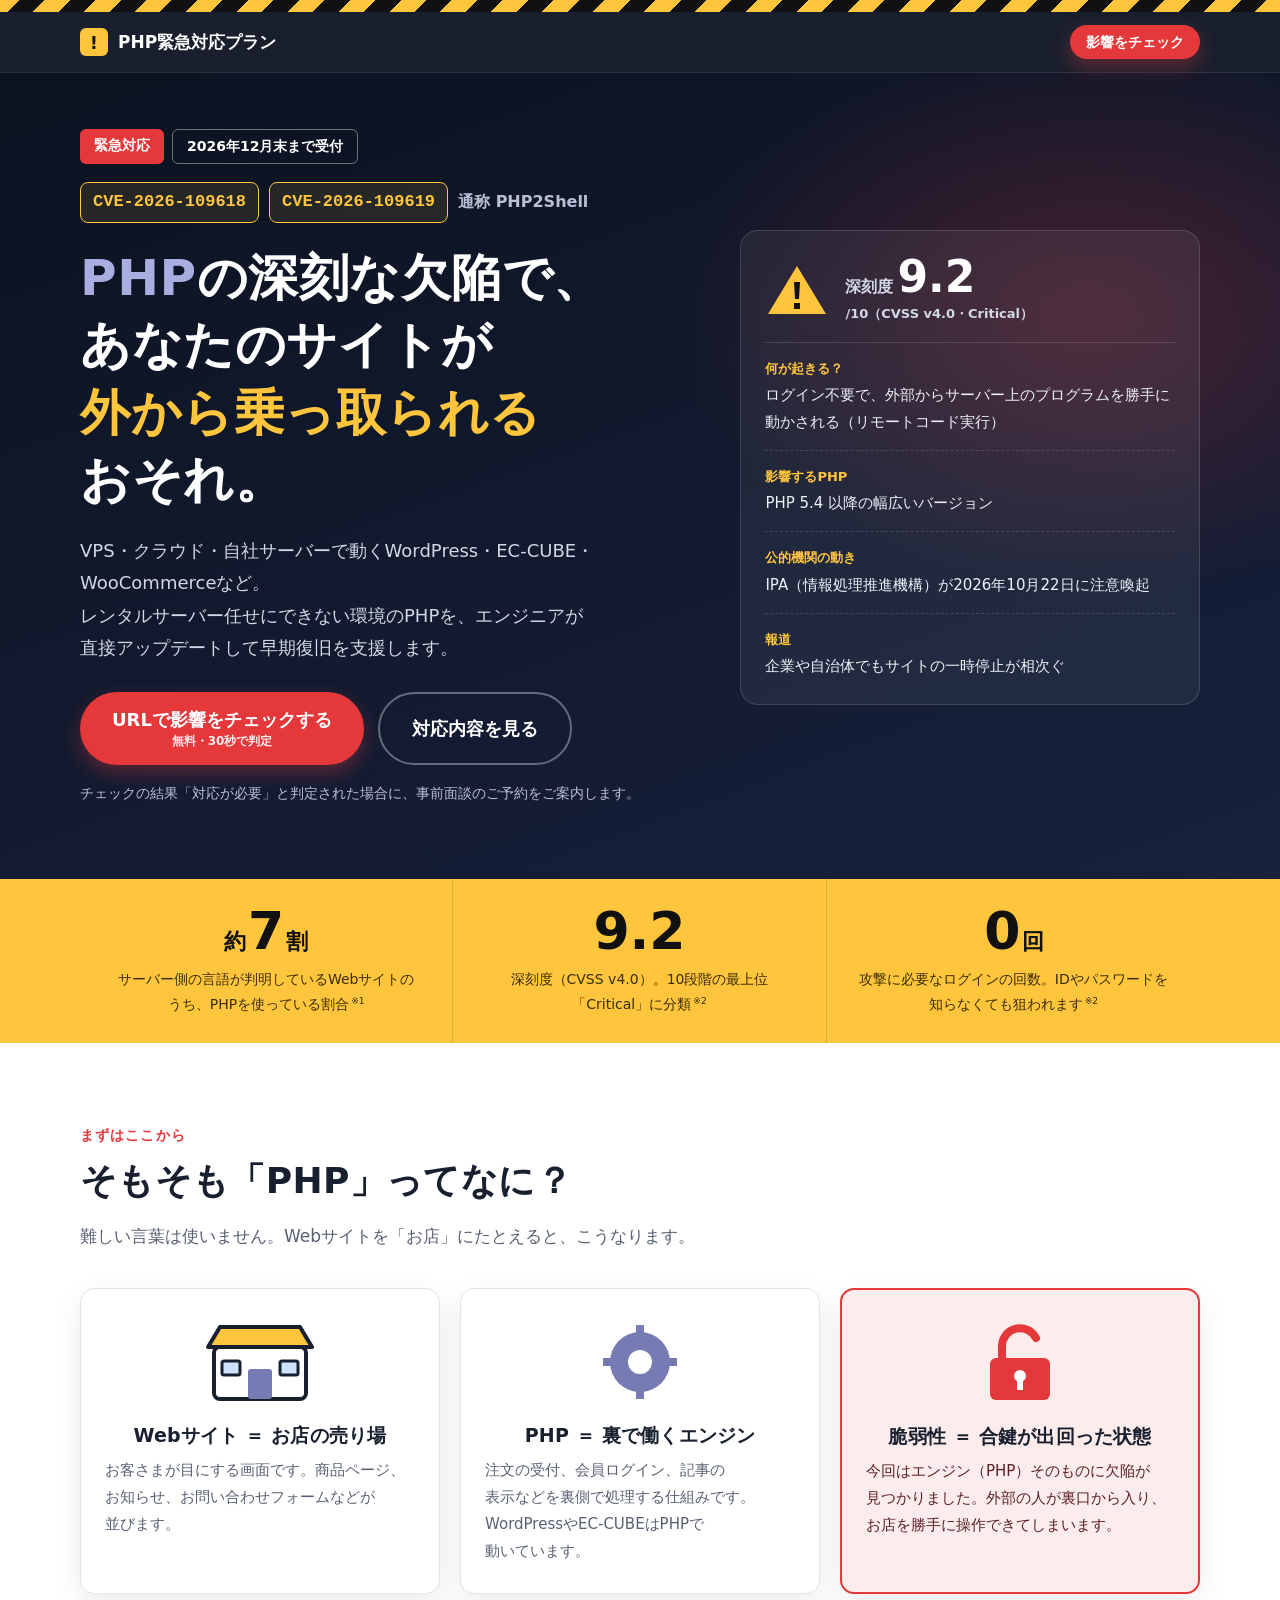
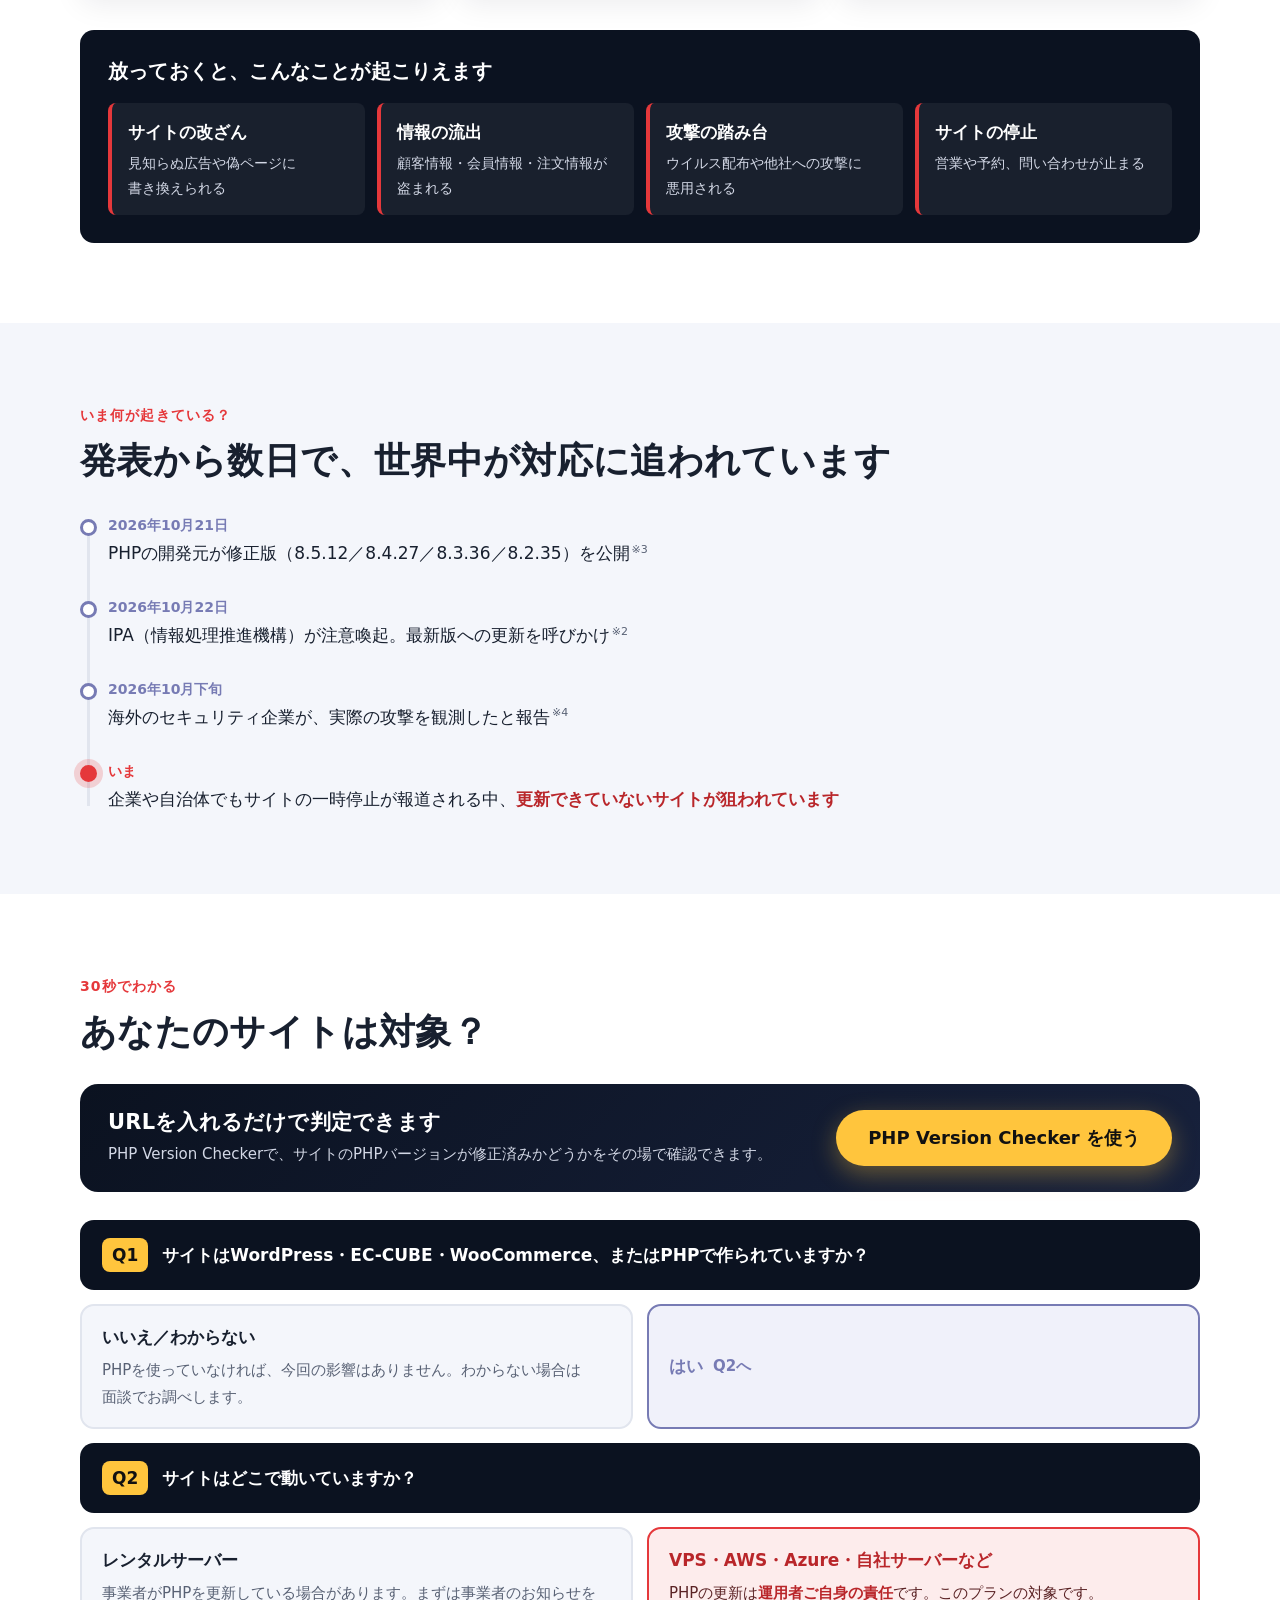
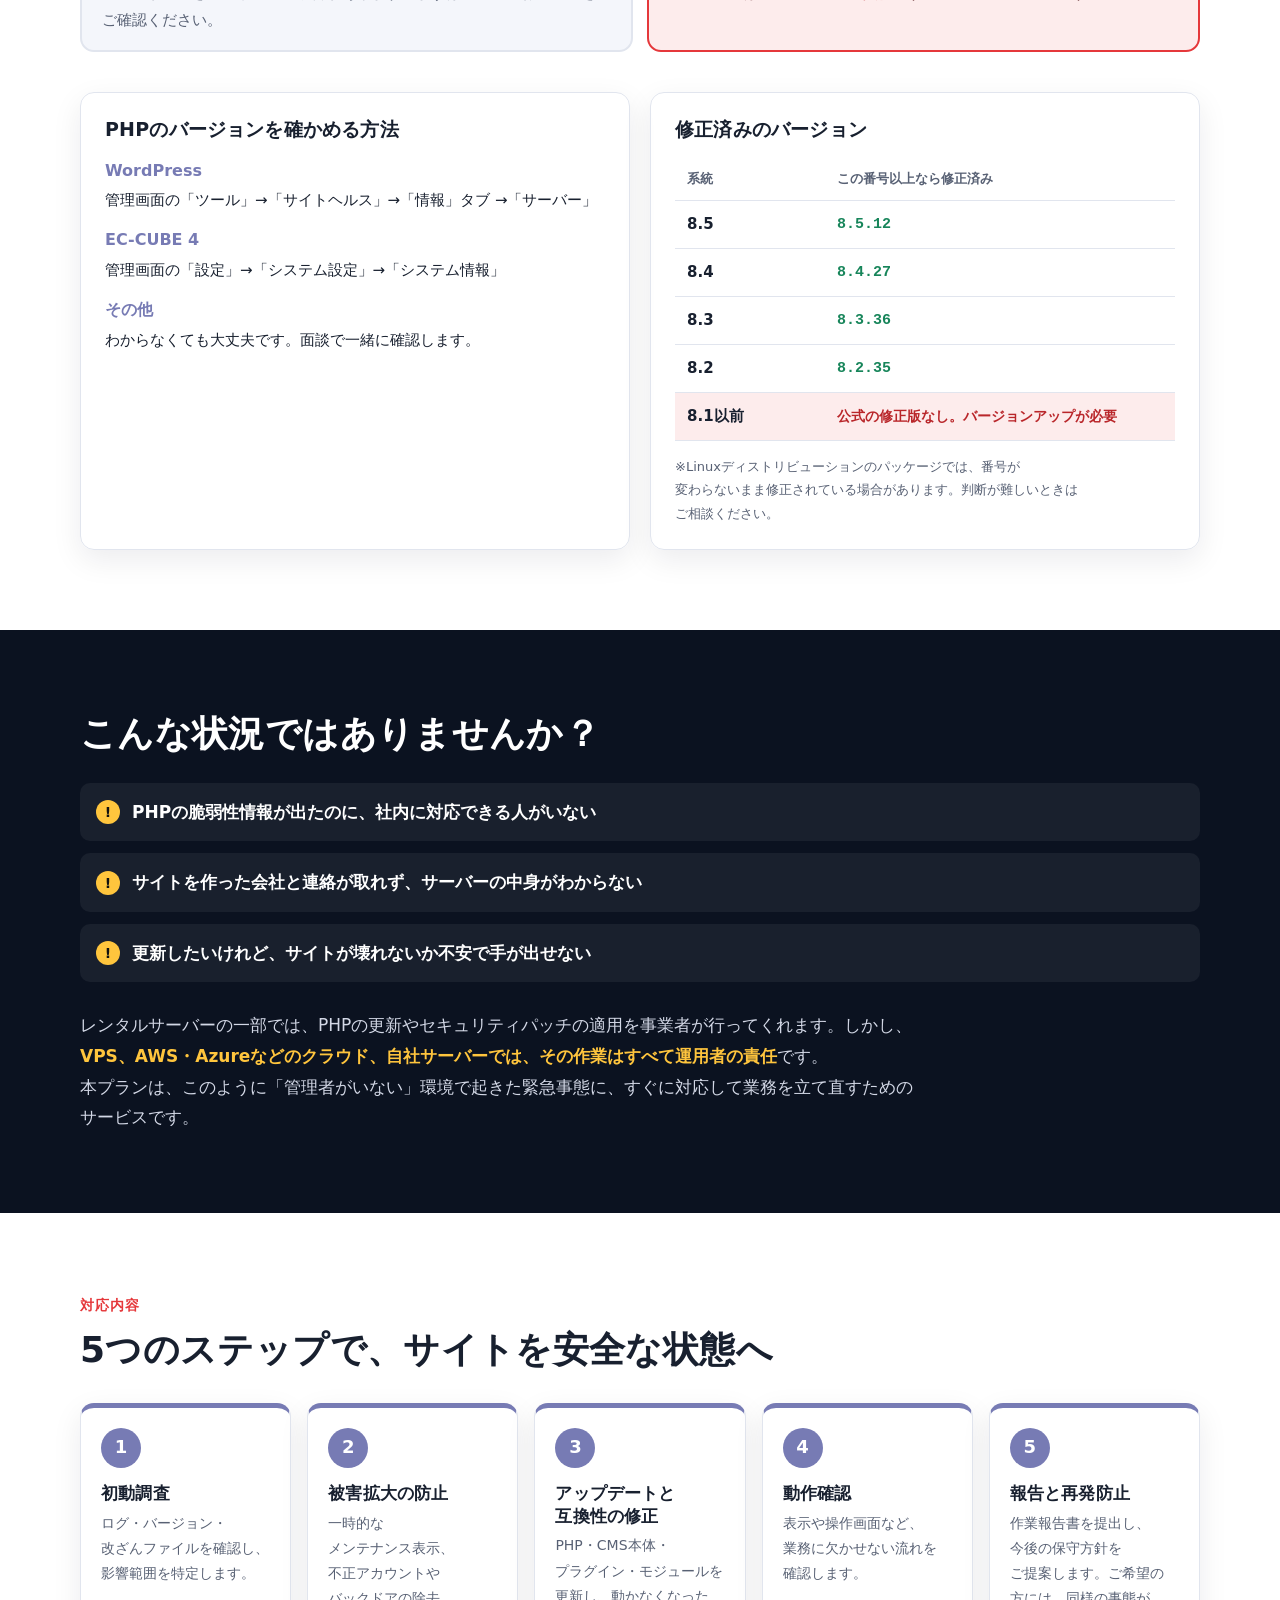
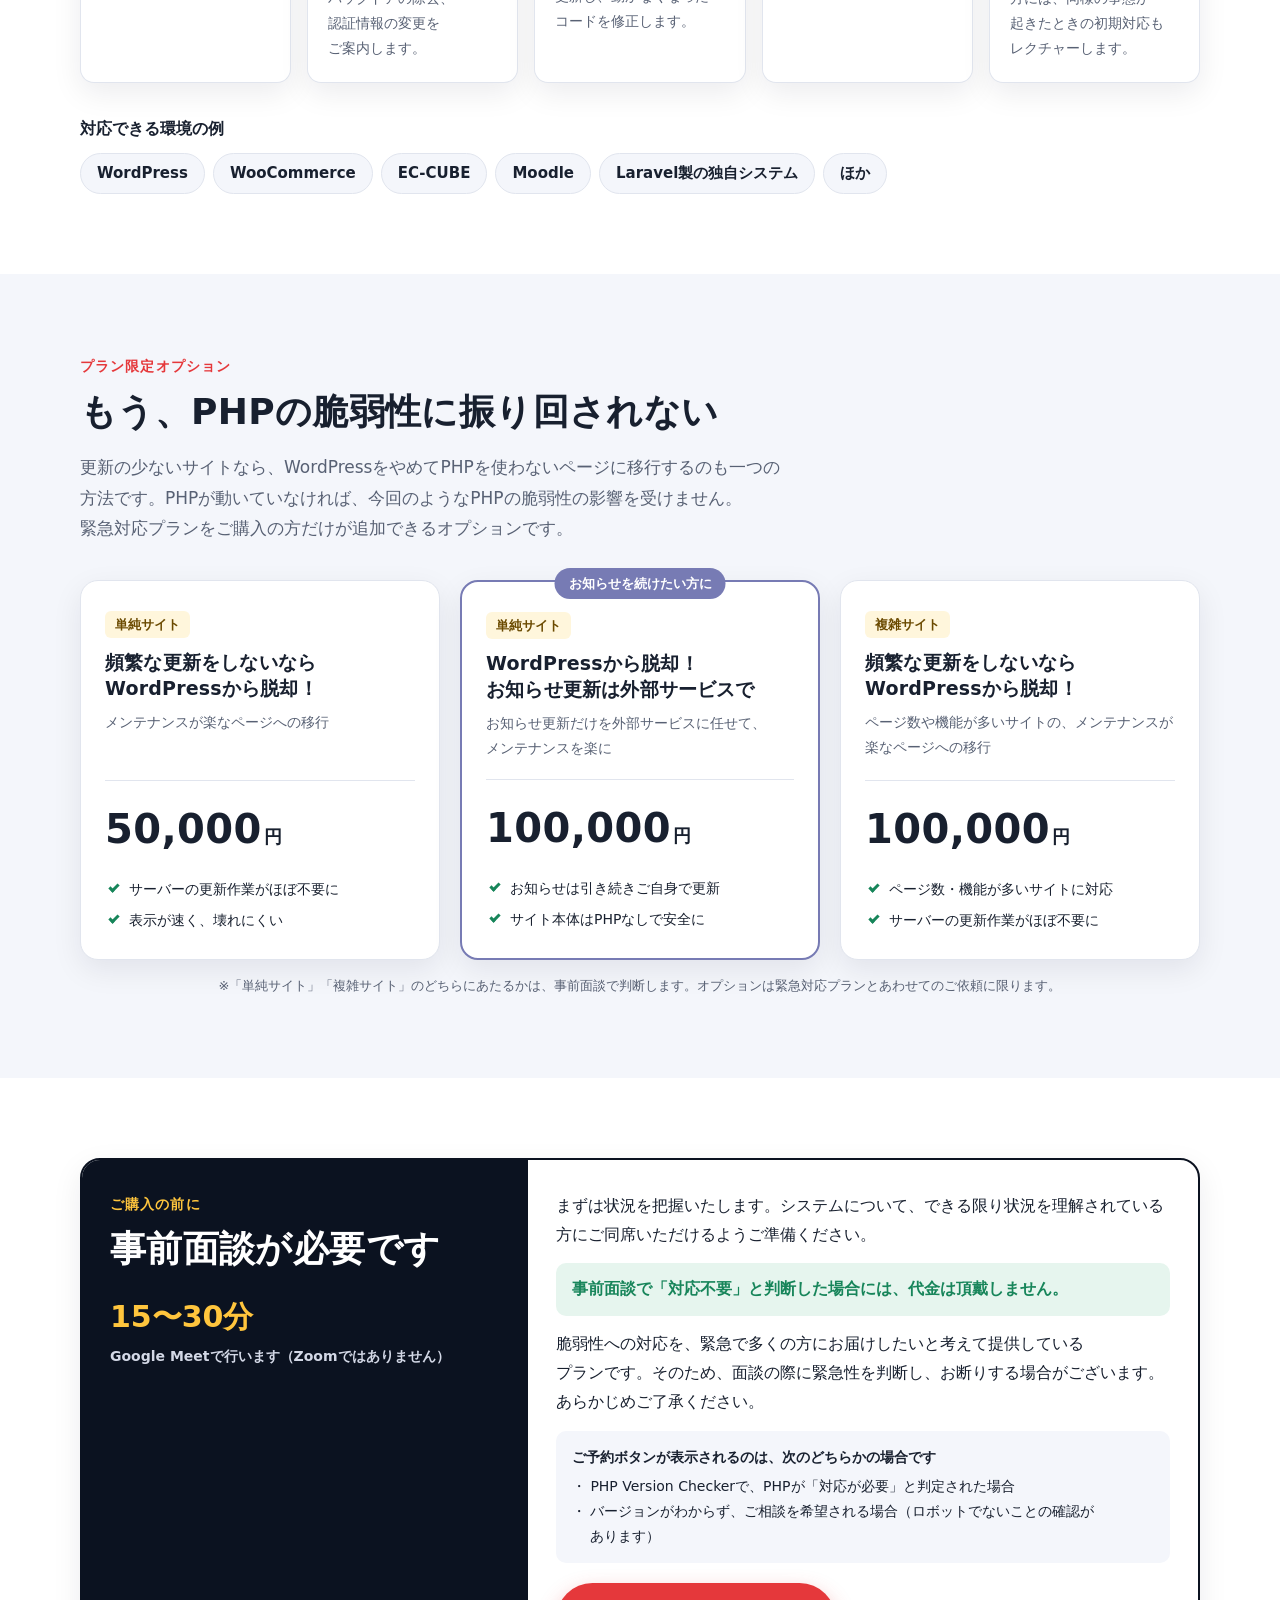
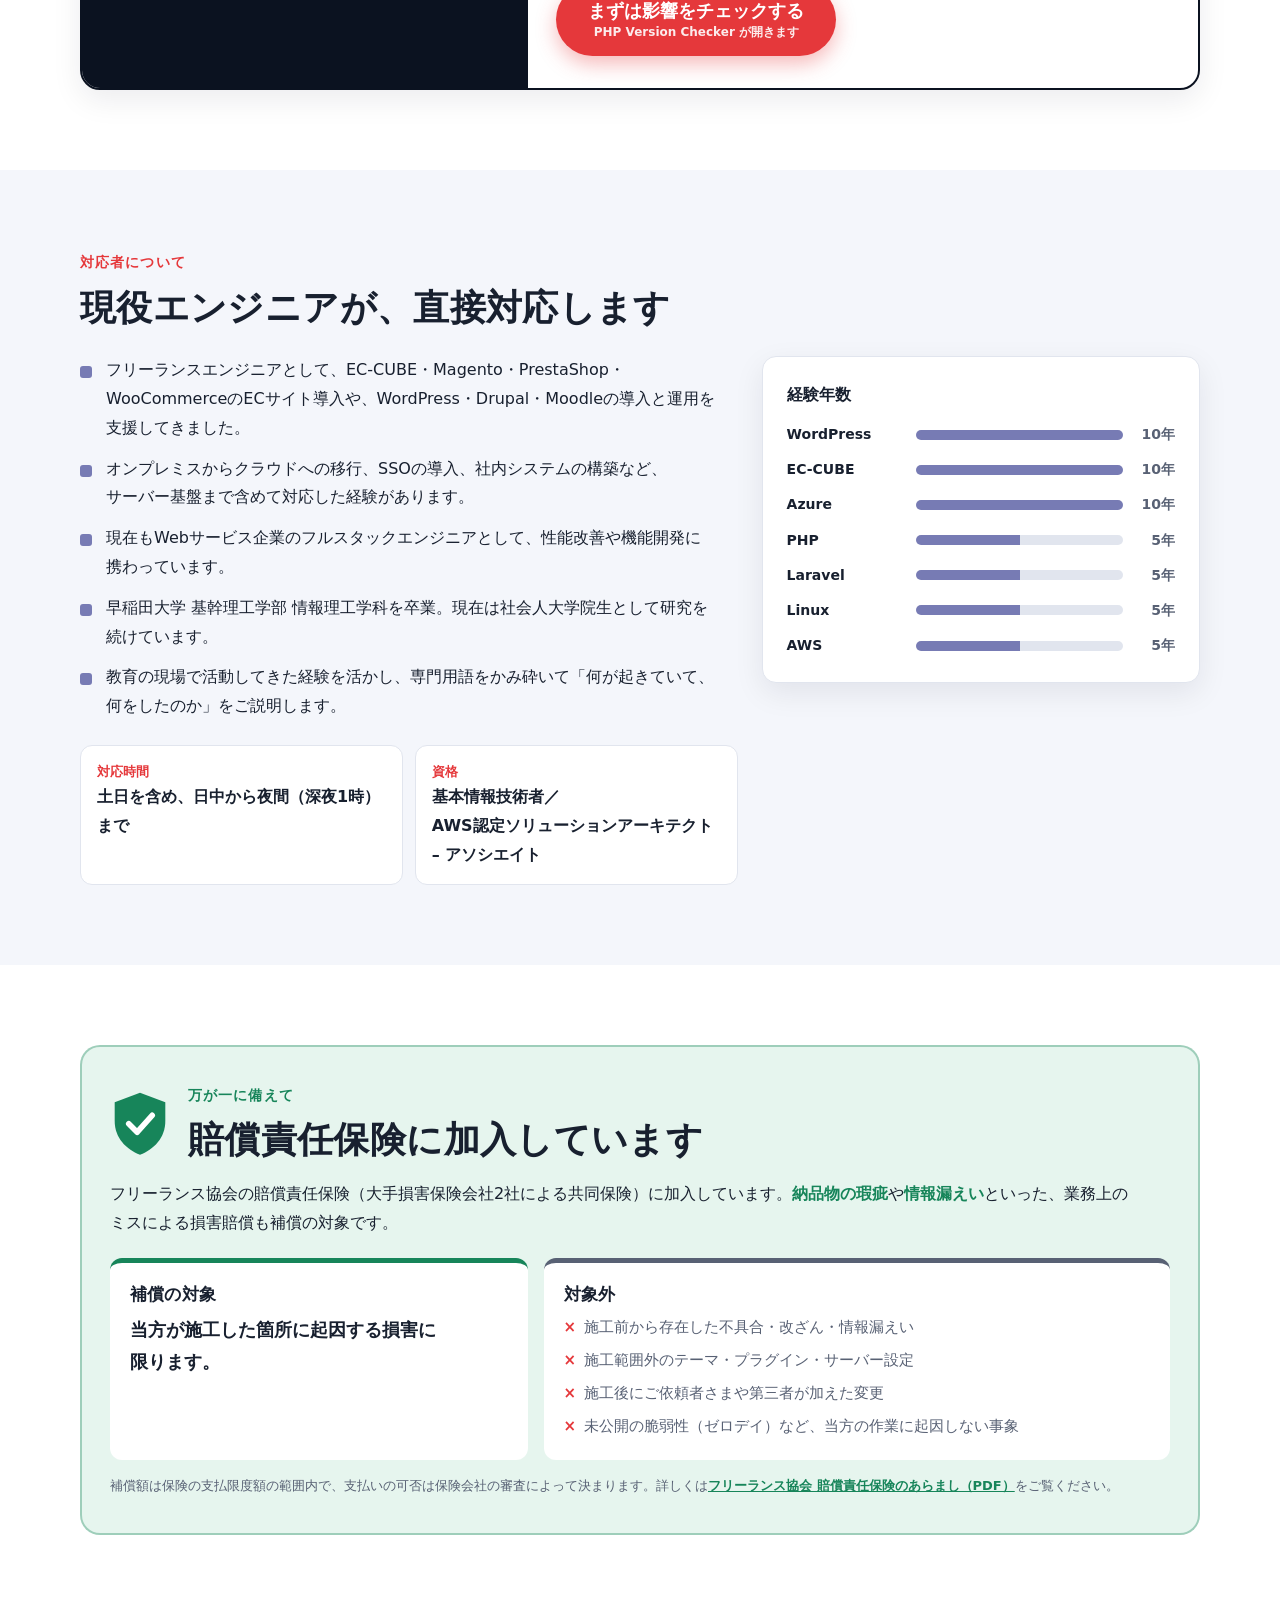
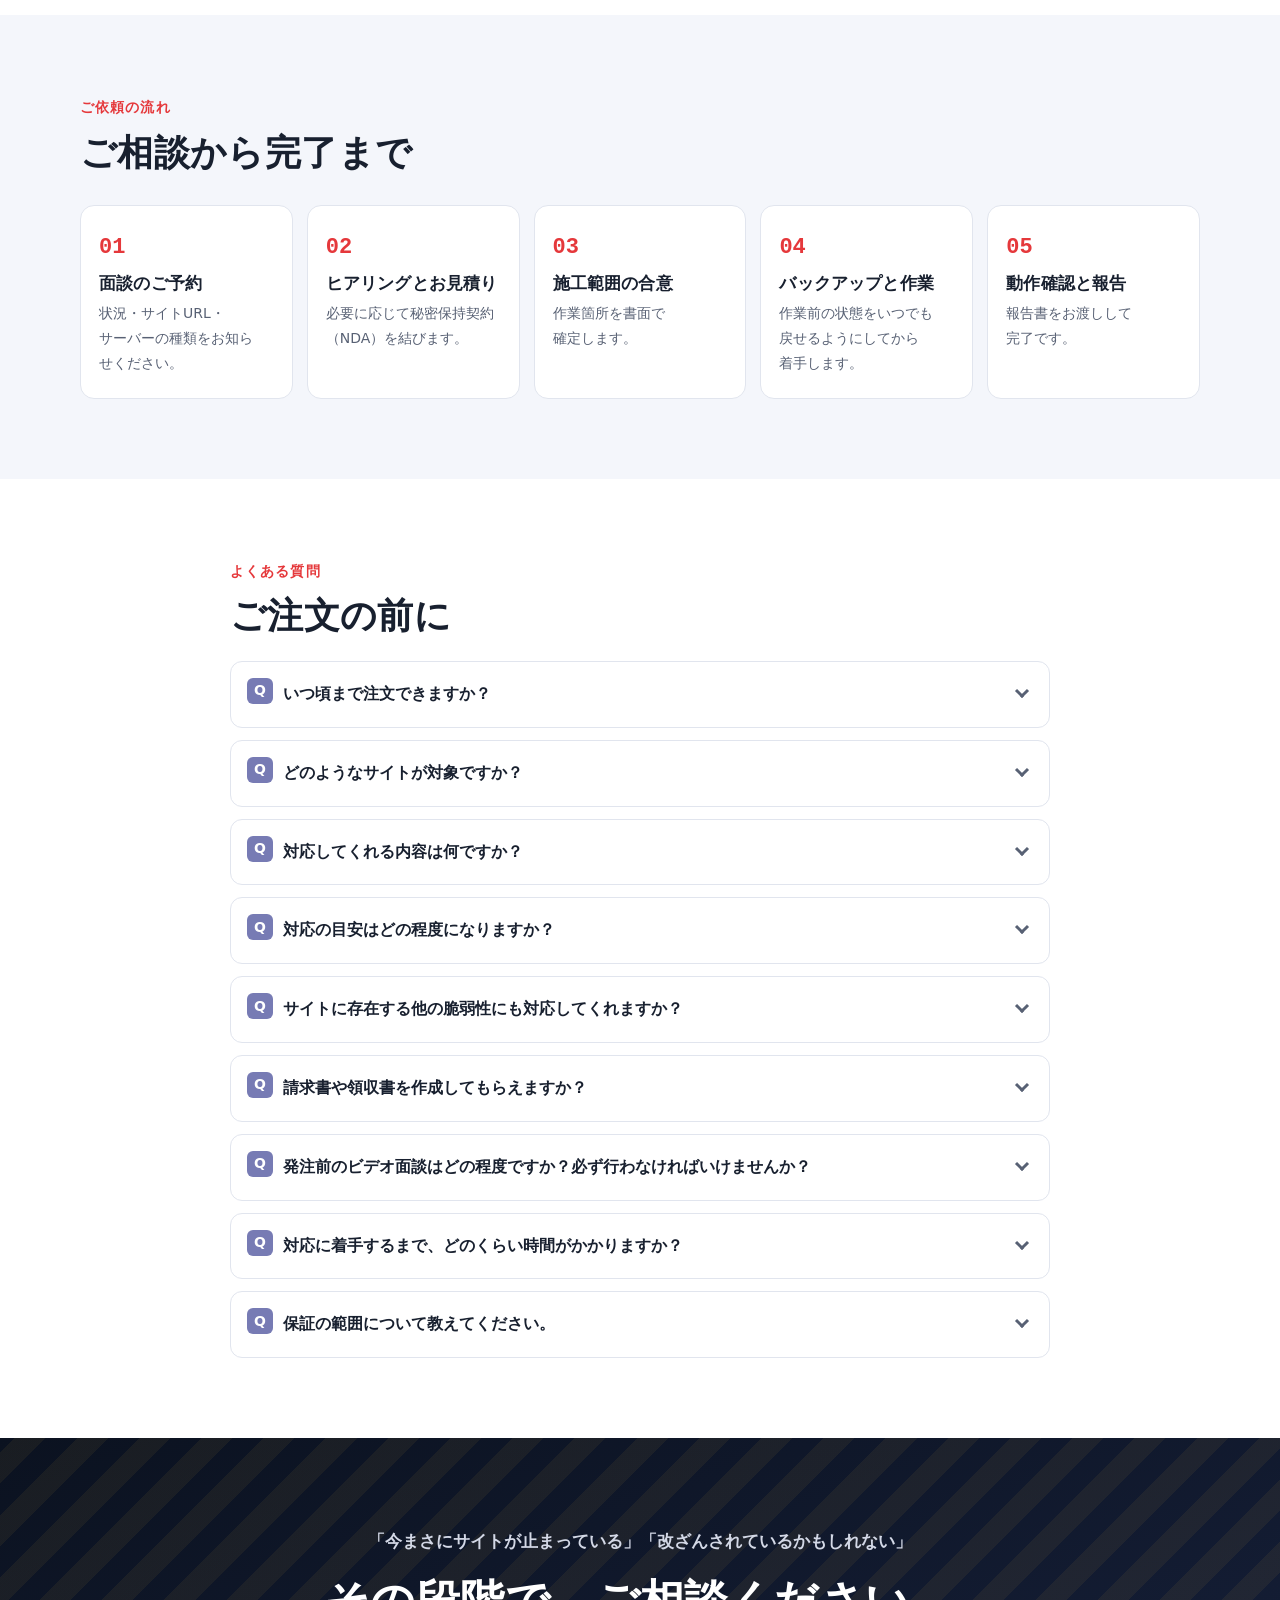
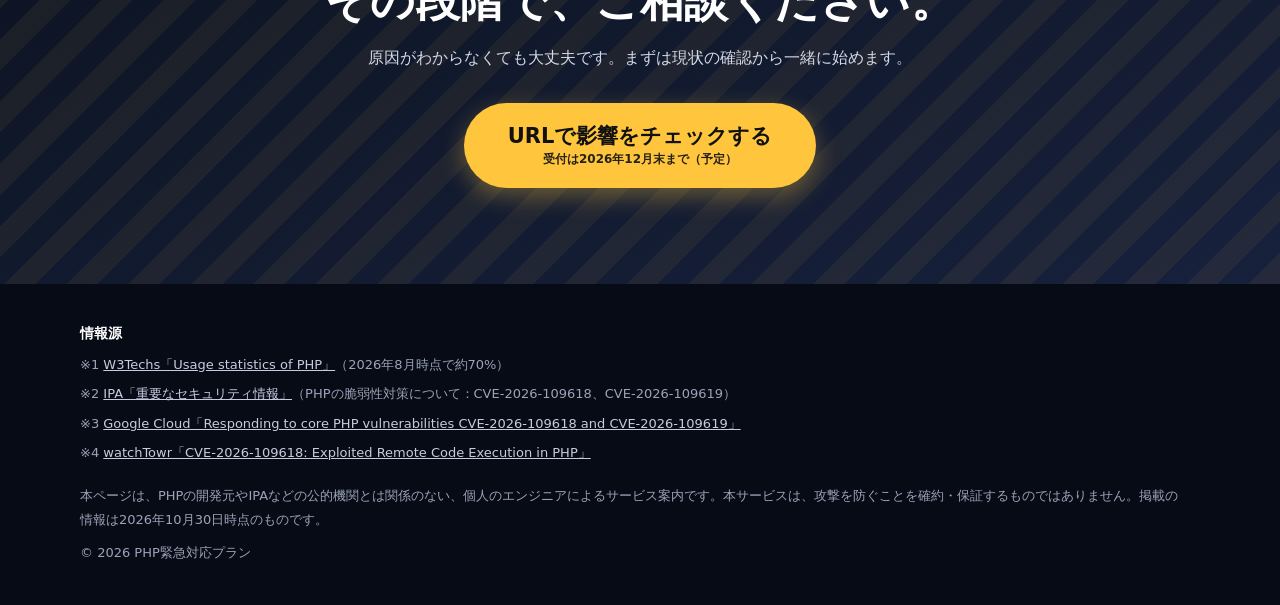
<file: index.html>
<!doctype html>
<html lang="ja">
<head>
<meta charset="utf-8">
<meta name="viewport" content="width=device-width, initial-scale=1">
<meta http-equiv="Content-Security-Policy" content="default-src 'none'; style-src 'self'; img-src 'self'; script-src 'none'; object-src 'none'; frame-src 'none'; connect-src 'none'; font-src 'none'; media-src 'none'; manifest-src 'none'; worker-src 'none'; base-uri 'none'; form-action 'none'; upgrade-insecure-requests">
<meta name="referrer" content="strict-origin-when-cross-origin">
<meta name="format-detection" content="telephone=no">
<title>PHP脆弱性 緊急対応プラン｜PHP2Shell（CVE-2026-109618／CVE-2026-109619）</title>
<meta name="description" content="PHPの深刻な脆弱性「PHP2Shell」（CVE-2026-109618、CVE-2026-109619）への緊急対応プラン。VPS・クラウド・自社サーバーで動くWordPress、EC-CUBE、WooCommerceなどのPHPを、エンジニアが直接アップデートして早期復旧を支援します。">
<meta property="og:type" content="website">
<meta property="og:title" content="PHP脆弱性 緊急対応プラン｜PHP2Shell">
<meta property="og:description" content="VPS・クラウド・自社サーバーで動くWordPress／EC-CUBE／WooCommerceのPHPを、エンジニアが直接アップデート。賠償責任保険加入済み。">
<meta property="og:url" content="https://php.skslprd.com/">
<meta property="og:image" content="https://php.skslprd.com/assets/ogp.png">
<meta property="og:locale" content="ja_JP">
<meta name="twitter:card" content="summary_large_image">
<link rel="icon" href="assets/favicon.svg" type="image/svg+xml">
<link rel="stylesheet" href="style.css">
</head>
<body>

<div class="stripe" aria-hidden="true"></div>

<header class="site-header">
  <div class="wrap header-inner">
    <a class="logo" href="#top"><span class="logo-mark" aria-hidden="true">!</span>PHP緊急対応プラン</a>
    <a class="btn btn-sm btn-red" href="checker.html">影響をチェック</a>
  </div>
</header>

<main id="top">

  <!-- ヒーロー -->
  <section class="hero">
    <div class="wrap hero-grid">
      <div class="hero-copy">
        <p class="hero-badges">
          <span class="tag tag-red">緊急対応</span>
          <span class="tag tag-outline">2026年12月末まで受付</span>
        </p>
        <p class="cve-row">
          <span class="cve">CVE-2026-109618</span>
          <span class="cve">CVE-2026-109619</span>
          <span class="cve-alias">通称 PHP2Shell</span>
        </p>
        <h1><span class="nb"><span class="php">PHP</span>の深刻な欠陥で、</span><span class="nb">あなたのサイトが</span><span class="nb"><em>外から乗っ取られる</em>おそれ。</span></h1>
        <p class="hero-lead">VPS・クラウド・自社サーバーで動くWordPress・EC-CUBE・WooCommerceなど。<br class="pc">レンタルサーバー任せにできない環境のPHPを、エンジニアが直接アップデートして早期復旧を支援します。</p>
        <div class="hero-cta">
          <a class="btn btn-lg btn-red" href="checker.html">URLで影響をチェックする<small>無料・30秒で判定</small></a>
          <a class="btn btn-lg btn-ghost" href="#service">対応内容を見る</a>
        </div>
        <p class="hero-note">チェックの結果「対応が必要」と判定された場合に、事前面談のご予約をご案内します。</p>
      </div>

      <aside class="alert-card" aria-label="脆弱性の概要">
        <div class="alert-head">
          <svg class="alert-icon" viewBox="0 0 64 56" aria-hidden="true"><path class="tri" d="M32 4 61 52H3Z"/><path class="bang" d="M29 20h6l-1 17h-4zM29 41h6v6h-6z"/></svg>
          <p>深刻度<strong>9.2</strong><span>/10（CVSS v4.0・Critical）</span></p>
        </div>
        <dl class="alert-list">
          <div><dt>何が起きる？</dt><dd>ログイン不要で、外部からサーバー上のプログラムを勝手に動かされる（リモートコード実行）</dd></div>
          <div><dt>影響するPHP</dt><dd>PHP 5.4 以降の幅広いバージョン</dd></div>
          <div><dt>公的機関の動き</dt><dd>IPA（情報処理推進機構）が2026年10月22日に注意喚起</dd></div>
          <div><dt>報道</dt><dd>企業や自治体でもサイトの一時停止が相次ぐ</dd></div>
        </dl>
      </aside>
    </div>
  </section>

  <!-- 数字 -->
  <section class="stats" aria-label="数字で見る状況">
    <div class="wrap stats-grid">
      <div class="stat"><p class="stat-num">約<b>7</b>割</p><p class="stat-label">サーバー側の言語が判明しているWebサイトのうち、PHPを使っている割合<sup><a href="#src-w3techs">※1</a></sup></p></div>
      <div class="stat"><p class="stat-num"><b>9.2</b></p><p class="stat-label">深刻度（CVSS v4.0）。10段階の最上位「Critical」に分類<sup><a href="#src-ipa">※2</a></sup></p></div>
      <div class="stat"><p class="stat-num"><b>0</b>回</p><p class="stat-label">攻撃に必要なログインの回数。IDやパスワードを知らなくても狙われます<sup><a href="#src-ipa">※2</a></sup></p></div>
    </div>
  </section>

  <!-- PHPとは -->
  <section class="section" id="about">
    <div class="wrap">
      <p class="eyebrow">まずはここから</p>
      <h2>そもそも「PHP」ってなに？</h2>
      <p class="section-lead">難しい言葉は使いません。Webサイトを「お店」にたとえると、こうなります。</p>
      <div class="explain-grid">
        <article class="explain">
          <svg viewBox="0 0 120 90" aria-hidden="true"><rect class="s-line" x="14" y="30" width="92" height="52" rx="6"/><path class="s-amber" d="M8 30 20 10h80l12 20Z"/><rect class="s-fill" x="48" y="52" width="24" height="30" rx="3"/><rect class="s-fill2" x="22" y="44" width="18" height="14" rx="2"/><rect class="s-fill2" x="80" y="44" width="18" height="14" rx="2"/></svg>
          <h3>Webサイト ＝ お店の売り場</h3>
          <p>お客さまが目にする画面です。商品ページ、お知らせ、お問い合わせフォームなどが並びます。</p>
        </article>
        <article class="explain">
          <svg viewBox="0 0 120 90" aria-hidden="true"><circle class="s-php" cx="60" cy="45" r="30"/><circle class="s-white" cx="60" cy="45" r="12"/><path class="s-php" d="M56 8h8v10h-8zM56 72h8v10h-8zM23 41h10v8H23zM87 41h10v8H87z"/></svg>
          <h3>PHP ＝ 裏で働くエンジン</h3>
          <p>注文の受付、会員ログイン、記事の表示などを裏側で処理する仕組みです。WordPressやEC-CUBEはPHPで動いています。</p>
        </article>
        <article class="explain explain-danger">
          <svg viewBox="0 0 120 90" aria-hidden="true"><rect class="s-red" x="30" y="40" width="60" height="42" rx="6"/><path class="s-red-line" d="M42 40V28a18 18 0 0 1 34-8"/><circle class="s-white" cx="60" cy="58" r="6"/><path class="s-white" d="M57 60h6v12h-6z"/></svg>
          <h3>脆弱性 ＝ 合鍵が出回った状態</h3>
          <p>今回はエンジン（PHP）そのものに欠陥が見つかりました。外部の人が裏口から入り、お店を勝手に操作できてしまいます。</p>
        </article>
      </div>

      <div class="risk-box">
        <h3>放っておくと、こんなことが起こりえます</h3>
        <ul class="risk-list">
          <li><b>サイトの改ざん</b>見知らぬ広告や偽ページに書き換えられる</li>
          <li><b>情報の流出</b>顧客情報・会員情報・注文情報が盗まれる</li>
          <li><b>攻撃の踏み台</b>ウイルス配布や他社への攻撃に悪用される</li>
          <li><b>サイトの停止</b>営業や予約、問い合わせが止まる</li>
        </ul>
      </div>
    </div>
  </section>

  <!-- タイムライン -->
  <section class="section section-tint">
    <div class="wrap">
      <p class="eyebrow">いま何が起きている？</p>
      <h2>発表から数日で、世界中が対応に追われています</h2>
      <ol class="timeline">
        <li><time datetime="2026-10-21">2026年10月21日</time><p>PHPの開発元が修正版（8.5.12／8.4.27／8.3.36／8.2.35）を公開<sup><a href="#src-fix">※3</a></sup></p></li>
        <li><time datetime="2026-10-22">2026年10月22日</time><p>IPA（情報処理推進機構）が注意喚起。最新版への更新を呼びかけ<sup><a href="#src-ipa">※2</a></sup></p></li>
        <li><time datetime="2026-10">2026年10月下旬</time><p>海外のセキュリティ企業が、実際の攻撃を観測したと報告<sup><a href="#src-watchtowr">※4</a></sup></p></li>
        <li class="now"><time>いま</time><p>企業や自治体でもサイトの一時停止が報道される中、<b>更新できていないサイトが狙われています</b></p></li>
      </ol>
    </div>
  </section>

  <!-- 対象チェック -->
  <section class="section" id="check">
    <div class="wrap">
      <p class="eyebrow">30秒でわかる</p>
      <h2>あなたのサイトは対象？</h2>
      <div class="checker-banner">
        <div>
          <h3>URLを入れるだけで判定できます</h3>
          <p>PHP Version Checkerで、サイトのPHPバージョンが修正済みかどうかをその場で確認できます。</p>
        </div>
        <a class="btn btn-lg btn-amber" href="checker.html">PHP Version Checker を使う</a>
      </div>
      <div class="flow">
        <div class="flow-q"><span class="flow-num">Q1</span>サイトはWordPress・EC-CUBE・WooCommerce、またはPHPで作られていますか？</div>
        <div class="flow-branch">
          <div class="flow-a flow-ok"><b>いいえ／わからない</b>PHPを使っていなければ、今回の影響はありません。わからない場合は面談でお調べします。</div>
          <div class="flow-a flow-next"><b>はい</b>Q2へ</div>
        </div>
        <div class="flow-q"><span class="flow-num">Q2</span>サイトはどこで動いていますか？</div>
        <div class="flow-branch">
          <div class="flow-a flow-ok"><b>レンタルサーバー</b>事業者がPHPを更新している場合があります。まずは事業者のお知らせをご確認ください。</div>
          <div class="flow-a flow-alert"><b>VPS・AWS・Azure・自社サーバーなど</b>PHPの更新は<em>運用者ご自身の責任</em>です。このプランの対象です。</div>
        </div>
      </div>

      <div class="version-grid">
        <div class="version-card">
          <h3>PHPのバージョンを確かめる方法</h3>
          <dl class="howto">
            <dt>WordPress</dt><dd>管理画面の「ツール」→「サイトヘルス」→「情報」タブ →「サーバー」</dd>
            <dt>EC-CUBE 4</dt><dd>管理画面の「設定」→「システム設定」→「システム情報」</dd>
            <dt>その他</dt><dd>わからなくても大丈夫です。面談で一緒に確認します。</dd>
          </dl>
        </div>
        <div class="version-card">
          <h3>修正済みのバージョン</h3>
          <table class="vtable">
            <thead><tr><th scope="col">系統</th><th scope="col">この番号以上なら修正済み</th></tr></thead>
            <tbody>
              <tr><td>8.5</td><td>8.5.12</td></tr>
              <tr><td>8.4</td><td>8.4.27</td></tr>
              <tr><td>8.3</td><td>8.3.36</td></tr>
              <tr><td>8.2</td><td>8.2.35</td></tr>
              <tr class="bad"><td>8.1以前</td><td>公式の修正版なし。バージョンアップが必要</td></tr>
            </tbody>
          </table>
          <p class="fine">※Linuxディストリビューションのパッケージでは、番号が変わらないまま修正されている場合があります。判断が難しいときはご相談ください。</p>
        </div>
      </div>
    </div>
  </section>

  <!-- こんな状況 -->
  <section class="section section-dark">
    <div class="wrap">
      <h2>こんな状況ではありませんか？</h2>
      <ul class="worry-list">
        <li>PHPの脆弱性情報が出たのに、社内に対応できる人がいない</li>
        <li>サイトを作った会社と連絡が取れず、サーバーの中身がわからない</li>
        <li>更新したいけれど、サイトが壊れないか不安で手が出せない</li>
      </ul>
      <p class="dark-lead">レンタルサーバーの一部では、PHPの更新やセキュリティパッチの適用を事業者が行ってくれます。しかし、<strong>VPS、AWS・Azureなどのクラウド、自社サーバーでは、その作業はすべて運用者の責任</strong>です。<br>本プランは、このように「管理者がいない」環境で起きた緊急事態に、すぐに対応して業務を立て直すためのサービスです。</p>
    </div>
  </section>

  <!-- 対応内容 -->
  <section class="section" id="service">
    <div class="wrap">
      <p class="eyebrow">対応内容</p>
      <h2>5つのステップで、サイトを安全な状態へ</h2>
      <ol class="steps">
        <li><span class="step-num">1</span><div><h3>初動調査</h3><p>ログ・バージョン・改ざんファイルを確認し、影響範囲を特定します。</p></div></li>
        <li><span class="step-num">2</span><div><h3>被害拡大の防止</h3><p>一時的なメンテナンス表示、不正アカウントやバックドアの除去、認証情報の変更をご案内します。</p></div></li>
        <li><span class="step-num">3</span><div><h3>アップデートと互換性の修正</h3><p>PHP・CMS本体・プラグイン・モジュールを更新し、動かなくなったコードを修正します。</p></div></li>
        <li><span class="step-num">4</span><div><h3>動作確認</h3><p>表示や操作画面など、業務に欠かせない流れを確認します。</p></div></li>
        <li><span class="step-num">5</span><div><h3>報告と再発防止</h3><p>作業報告書を提出し、今後の保守方針をご提案します。ご希望の方には、同様の事態が起きたときの初期対応もレクチャーします。</p></div></li>
      </ol>
      <div class="env">
        <p class="env-title">対応できる環境の例</p>
        <ul class="chips">
          <li>WordPress</li><li>WooCommerce</li><li>EC-CUBE</li><li>Moodle</li><li>Laravel製の独自システム</li><li>ほか</li>
        </ul>
      </div>
    </div>
  </section>

  <!-- オプション -->
  <section class="section section-tint" id="options">
    <div class="wrap">
      <p class="eyebrow">プラン限定オプション</p>
      <h2>もう、PHPの脆弱性に振り回されない</h2>
      <p class="section-lead">更新の少ないサイトなら、WordPressをやめてPHPを使わないページに移行するのも一つの方法です。PHPが動いていなければ、今回のようなPHPの脆弱性の影響を受けません。<br>緊急対応プランをご購入の方だけが追加できるオプションです。</p>
      <div class="price-grid">
        <article class="price-card">
          <p class="price-type">単純サイト</p>
          <h3>頻繁な更新をしないなら<br>WordPressから脱却！</h3>
          <p class="price-sub">メンテナンスが楽なページへの移行</p>
          <p class="price"><b>50,000</b>円</p>
          <ul class="price-points"><li>サーバーの更新作業がほぼ不要に</li><li>表示が速く、壊れにくい</li></ul>
        </article>
        <article class="price-card price-featured">
          <p class="price-ribbon">お知らせを続けたい方に</p>
          <p class="price-type">単純サイト</p>
          <h3>WordPressから脱却！<br>お知らせ更新は外部サービスで</h3>
          <p class="price-sub">お知らせ更新だけを外部サービスに任せて、メンテナンスを楽に</p>
          <p class="price"><b>100,000</b>円</p>
          <ul class="price-points"><li>お知らせは引き続きご自身で更新</li><li>サイト本体はPHPなしで安全に</li></ul>
        </article>
        <article class="price-card">
          <p class="price-type">複雑サイト</p>
          <h3>頻繁な更新をしないなら<br>WordPressから脱却！</h3>
          <p class="price-sub">ページ数や機能が多いサイトの、メンテナンスが楽なページへの移行</p>
          <p class="price"><b>100,000</b>円</p>
          <ul class="price-points"><li>ページ数・機能が多いサイトに対応</li><li>サーバーの更新作業がほぼ不要に</li></ul>
        </article>
      </div>
      <p class="fine center">※「単純サイト」「複雑サイト」のどちらにあたるかは、事前面談で判断します。オプションは緊急対応プランとあわせてのご依頼に限ります。</p>
    </div>
  </section>

  <!-- 事前面談 -->
  <section class="section" id="interview">
    <div class="wrap">
      <div class="interview">
        <div class="interview-head">
          <p class="eyebrow">ご購入の前に</p>
          <h2>事前面談が必要です</h2>
          <p class="interview-time">15〜30分<span>Google Meetで行います（Zoomではありません）</span></p>
        </div>
        <div class="interview-body">
          <p>まずは状況を把握いたします。システムについて、できる限り状況を理解されている方にご同席いただけるようご準備ください。</p>
          <p class="interview-free">事前面談で「対応不要」と判断した場合には、代金は頂戴しません。</p>
          <p>脆弱性への対応を、緊急で多くの方にお届けしたいと考えて提供しているプランです。そのため、面談の際に緊急性を判断し、お断りする場合がございます。あらかじめご了承ください。</p>
          <div class="booking-rule">
            <p class="booking-rule-title">ご予約ボタンが表示されるのは、次のどちらかの場合です</p>
            <ul>
              <li>PHP Version Checkerで、PHPが「対応が必要」と判定された場合</li>
              <li>バージョンがわからず、ご相談を希望される場合（ロボットでないことの確認があります）</li>
            </ul>
          </div>
          <a class="btn btn-lg btn-red" href="checker.html">まずは影響をチェックする<small>PHP Version Checker が開きます</small></a>
        </div>
      </div>
    </div>
  </section>

  <!-- 対応者 -->
  <section class="section section-tint" id="profile">
    <div class="wrap">
      <p class="eyebrow">対応者について</p>
      <h2>現役エンジニアが、直接対応します</h2>
      <div class="profile-grid">
        <div class="profile-main">
          <ul class="profile-list">
            <li>フリーランスエンジニアとして、EC-CUBE・Magento・PrestaShop・WooCommerceのECサイト導入や、WordPress・Drupal・Moodleの導入と運用を支援してきました。</li>
            <li>オンプレミスからクラウドへの移行、SSOの導入、社内システムの構築など、サーバー基盤まで含めて対応した経験があります。</li>
            <li>現在もWebサービス企業のフルスタックエンジニアとして、性能改善や機能開発に携わっています。</li>
            <li>早稲田大学 基幹理工学部 情報理工学科を卒業。現在は社会人大学院生として研究を続けています。</li>
            <li>教育の現場で活動してきた経験を活かし、専門用語をかみ砕いて「何が起きていて、何をしたのか」をご説明します。</li>
          </ul>
          <div class="profile-facts">
            <div><p class="fact-label">対応時間</p><p class="fact-value">土日を含め、日中から夜間（深夜1時）まで</p></div>
            <div><p class="fact-label">資格</p><p class="fact-value">基本情報技術者／AWS認定ソリューションアーキテクト – アソシエイト</p></div>
          </div>
        </div>
        <div class="skill-card">
          <p class="skill-title">経験年数</p>
          <ul class="skills">
            <li><span>WordPress</span><span class="bar bar-10"></span><b>10年</b></li>
            <li><span>EC-CUBE</span><span class="bar bar-10"></span><b>10年</b></li>
            <li><span>Azure</span><span class="bar bar-10"></span><b>10年</b></li>
            <li><span>PHP</span><span class="bar bar-5"></span><b>5年</b></li>
            <li><span>Laravel</span><span class="bar bar-5"></span><b>5年</b></li>
            <li><span>Linux</span><span class="bar bar-5"></span><b>5年</b></li>
            <li><span>AWS</span><span class="bar bar-5"></span><b>5年</b></li>
          </ul>
        </div>
      </div>
    </div>
  </section>

  <!-- 保険 -->
  <section class="section" id="insurance">
    <div class="wrap">
      <div class="insurance">
        <div class="insurance-head">
          <svg class="shield" viewBox="0 0 64 72" aria-hidden="true"><path class="sh" d="M32 3 59 13v20c0 18-12 30-27 36C17 63 5 51 5 33V13Z"/><path class="ck" d="m20 36 9 9 16-18"/></svg>
          <div>
            <p class="eyebrow">万が一に備えて</p>
            <h2>賠償責任保険に加入しています</h2>
          </div>
        </div>
        <p>フリーランス協会の賠償責任保険（大手損害保険会社2社による共同保険）に加入しています。<strong>納品物の瑕疵</strong>や<strong>情報漏えい</strong>といった、業務上のミスによる損害賠償も補償の対象です。</p>
        <div class="cover-grid">
          <div class="cover cover-yes">
            <h3>補償の対象</h3>
            <p>当方が施工した箇所に起因する損害に限ります。</p>
          </div>
          <div class="cover cover-no">
            <h3>対象外</h3>
            <ul>
              <li>施工前から存在した不具合・改ざん・情報漏えい</li>
              <li>施工範囲外のテーマ・プラグイン・サーバー設定</li>
              <li>施工後にご依頼者さまや第三者が加えた変更</li>
              <li>未公開の脆弱性（ゼロデイ）など、当方の作業に起因しない事象</li>
            </ul>
          </div>
        </div>
        <p class="fine">補償額は保険の支払限度額の範囲内で、支払いの可否は保険会社の審査によって決まります。詳しくは<a href="https://www.freelance-jp.org/pdf/aramashi.pdf" target="_blank" rel="noopener noreferrer">フリーランス協会 賠償責任保険のあらまし（PDF）</a>をご覧ください。</p>
      </div>
    </div>
  </section>

  <!-- 流れ -->
  <section class="section section-tint" id="flow">
    <div class="wrap">
      <p class="eyebrow">ご依頼の流れ</p>
      <h2>ご相談から完了まで</h2>
      <ol class="flow-steps">
        <li><span>01</span><h3>面談のご予約</h3><p>状況・サイトURL・サーバーの種類をお知らせください。</p></li>
        <li><span>02</span><h3>ヒアリングとお見積り</h3><p>必要に応じて秘密保持契約（NDA）を結びます。</p></li>
        <li><span>03</span><h3>施工範囲の合意</h3><p>作業箇所を書面で確定します。</p></li>
        <li><span>04</span><h3>バックアップと作業</h3><p>作業前の状態をいつでも戻せるようにしてから着手します。</p></li>
        <li><span>05</span><h3>動作確認と報告</h3><p>報告書をお渡しして完了です。</p></li>
      </ol>
    </div>
  </section>

  <!-- FAQ -->
  <section class="section" id="faq">
    <div class="wrap wrap-narrow">
      <p class="eyebrow">よくある質問</p>
      <h2>ご注文の前に</h2>
      <div class="faq">
        <details>
          <summary>いつ頃まで注文できますか？</summary>
          <div class="faq-a">
            <p>2026年12月末までを予定しています。</p>
            <p>PHPにおける複数の脆弱性（CVE-2026-109618、CVE-2026-109619）に基づく緊急対応プランです。多くのサイトを復旧させるための価格設定としています。責任を持って対応するために有償としつつ、安価で提供することでサイトの復旧に貢献したいと考えております。</p>
            <p>なお、新たな脅威・脆弱性の勧告によっては、期限を延長する可能性があります。</p>
          </div>
        </details>
        <details>
          <summary>どのようなサイトが対象ですか？</summary>
          <div class="faq-a">
            <p>地方自治体・行政・団体をはじめとする公的機関から、民間企業・中小企業のサイト・サービスまでを対象としています。</p>
            <p>ただし、違法性のあるサイト、技術上対応が困難と判断したサイト、閲覧者が攻撃などを受けかねないプログラムを設置しているサイトは、一律にお断りします。</p>
            <p>また、既存サイト自体がサポートしていないバージョンである場合や、脆弱性が数多くPHPのバージョンアップでは対応できない場合には、最小限の対応をご提案するか、契約中でも中止させていただく場合がございます。その場合には、満額の報酬を受領させていただくか、現状に復帰したうえで代金の請求を停止させていただく対応となります。</p>
          </div>
        </details>
        <details>
          <summary>対応してくれる内容は何ですか？</summary>
          <div class="faq-a">
            <p>今回問題となっているのは、PHPのバージョンにおける脆弱性です。PHPのバージョンを、脆弱性のないバージョンに引き上げます。</p>
            <p>ご希望の方には、今後同様の事態や攻撃が疑われる状況が生じた際に、システム運用者が行える初期対応をレクチャーします。</p>
            <p>また、無償提供の範囲で可能な対応であれば、既存システムに存在する、攻撃される可能性のある箇所を塞ぎます。ただし、攻撃を防ぐことを確約・保証するものではありません。</p>
          </div>
        </details>
        <details>
          <summary>対応の目安はどの程度になりますか？</summary>
          <div class="faq-a">
            <p>通常の会社員業務と並行して受注いたしますので、お時間を要します。それでも、できる限り早い対応を心がけております。</p>
            <p>週末などであれば最短即日、平日などであれば数日から1週間程度を目安としていただくことをおすすめします。</p>
            <p>受注状況やサイトの内容によっては、さらにお時間をいただく場合もありますので、ご了承ください。</p>
          </div>
        </details>
        <details>
          <summary>サイトに存在する他の脆弱性にも対応してくれますか？</summary>
          <div class="faq-a">
            <p>恐れ入りますが、2026年10月以降にIPA（独立行政法人情報処理推進機構）が「重要なセキュリティ情報」として発表している内容以外には対応いたしません。重複した対応が必要な場合には、他のプランや他のベンダーをご紹介させていただきます。</p>
          </div>
        </details>
        <details>
          <summary>請求書や領収書を作成してもらえますか？</summary>
          <div class="faq-a">
            <p>ココナラ経由でご注文いただいた場合には、受領する報酬に限り発行いたします。</p>
            <p>ただし、インボイス制度には対応していませんので、ご注意ください。</p>
          </div>
        </details>
        <details>
          <summary>発注前のビデオ面談はどの程度ですか？必ず行わなければいけませんか？</summary>
          <div class="faq-a">
            <p>15分から30分程度を予定しています。方法はZoomではなく、Google Meetです（アプリがなくてもブラウザから参加できます）。面談は、対応の可否を判断するために原則必須としています。</p>
            <p>ただし、対応不可となった場合にもその決定に了承いただき、報酬を返還しないことにも了承いただく特約を付けることを条件に、面談なしでの対応もお引き受けいたします。なお、特別な事情がない限りはおすすめいたしません。原則として、ビデオ通話へご案内いたします。</p>
          </div>
        </details>
        <details>
          <summary>対応に着手するまで、どのくらい時間がかかりますか？</summary>
          <div class="faq-a">
            <p>最短即日（数時間）で着手できる場合があります。一方で、面談の日程調整にお時間を要する場合には、数日から1週間ほどかかる可能性があります。スケジュールに余裕を持ってご相談ください。</p>
          </div>
        </details>
        <details>
          <summary>保証の範囲について教えてください。</summary>
          <div class="faq-a">
            <p>原則として、バージョンアップに伴う作業で生じた対応箇所のみです。また、保証される条件についても厳格な規定がございます。</p>
            <p>詳しくは<a href="https://www.freelance-jp.org/pdf/aramashi.pdf" target="_blank" rel="noopener noreferrer">フリーランス協会 賠償責任保険のあらまし（PDF）</a>をご参照ください。</p>
          </div>
        </details>
      </div>
    </div>
  </section>

  <!-- 最後のCTA -->
  <section class="final">
    <div class="wrap final-inner">
      <p class="final-kicker">「今まさにサイトが止まっている」「改ざんされているかもしれない」</p>
      <h2>その段階で、ご相談ください。</h2>
      <p>原因がわからなくても大丈夫です。まずは現状の確認から一緒に始めます。</p>
      <a class="btn btn-xl btn-amber" href="checker.html">URLで影響をチェックする<small>受付は2026年12月末まで（予定）</small></a>
    </div>
  </section>

</main>

<footer class="site-footer">
  <div class="wrap">
    <h2 class="src-title">情報源</h2>
    <ol class="sources">
      <li id="src-w3techs">※1 <a href="https://w3techs.com/technologies/details/pl-php" target="_blank" rel="noopener noreferrer">W3Techs「Usage statistics of PHP」</a>（2026年8月時点で約70%）</li>
      <li id="src-ipa">※2 <a href="https://www.ipa.go.jp/security/security-alert/index.html" target="_blank" rel="noopener noreferrer">IPA「重要なセキュリティ情報」</a>（PHPの脆弱性対策について：CVE-2026-109618、CVE-2026-109619）</li>
      <li id="src-fix">※3 <a href="https://cloud.google.com/blog/products/identity-security/responding-to-core-php-vulnerabilities-cve-2026-109618-cve-2026-109619" target="_blank" rel="noopener noreferrer">Google Cloud「Responding to core PHP vulnerabilities CVE-2026-109618 and CVE-2026-109619」</a></li>
      <li id="src-watchtowr">※4 <a href="https://watchtowr.com/intelligence/php-cve-2026-109618-faq/" target="_blank" rel="noopener noreferrer">watchTowr「CVE-2026-109618: Exploited Remote Code Execution in PHP」</a></li>
    </ol>
    <p class="disclaimer">本ページは、PHPの開発元やIPAなどの公的機関とは関係のない、個人のエンジニアによるサービス案内です。本サービスは、攻撃を防ぐことを確約・保証するものではありません。掲載の情報は2026年10月30日時点のものです。</p>
    <p class="copy">© 2026 PHP緊急対応プラン</p>
  </div>
</footer>

<div class="mobile-cta">
  <a class="btn btn-red" href="checker.html">URLで影響をチェックする</a>
</div>

</body>
</html>
</file>
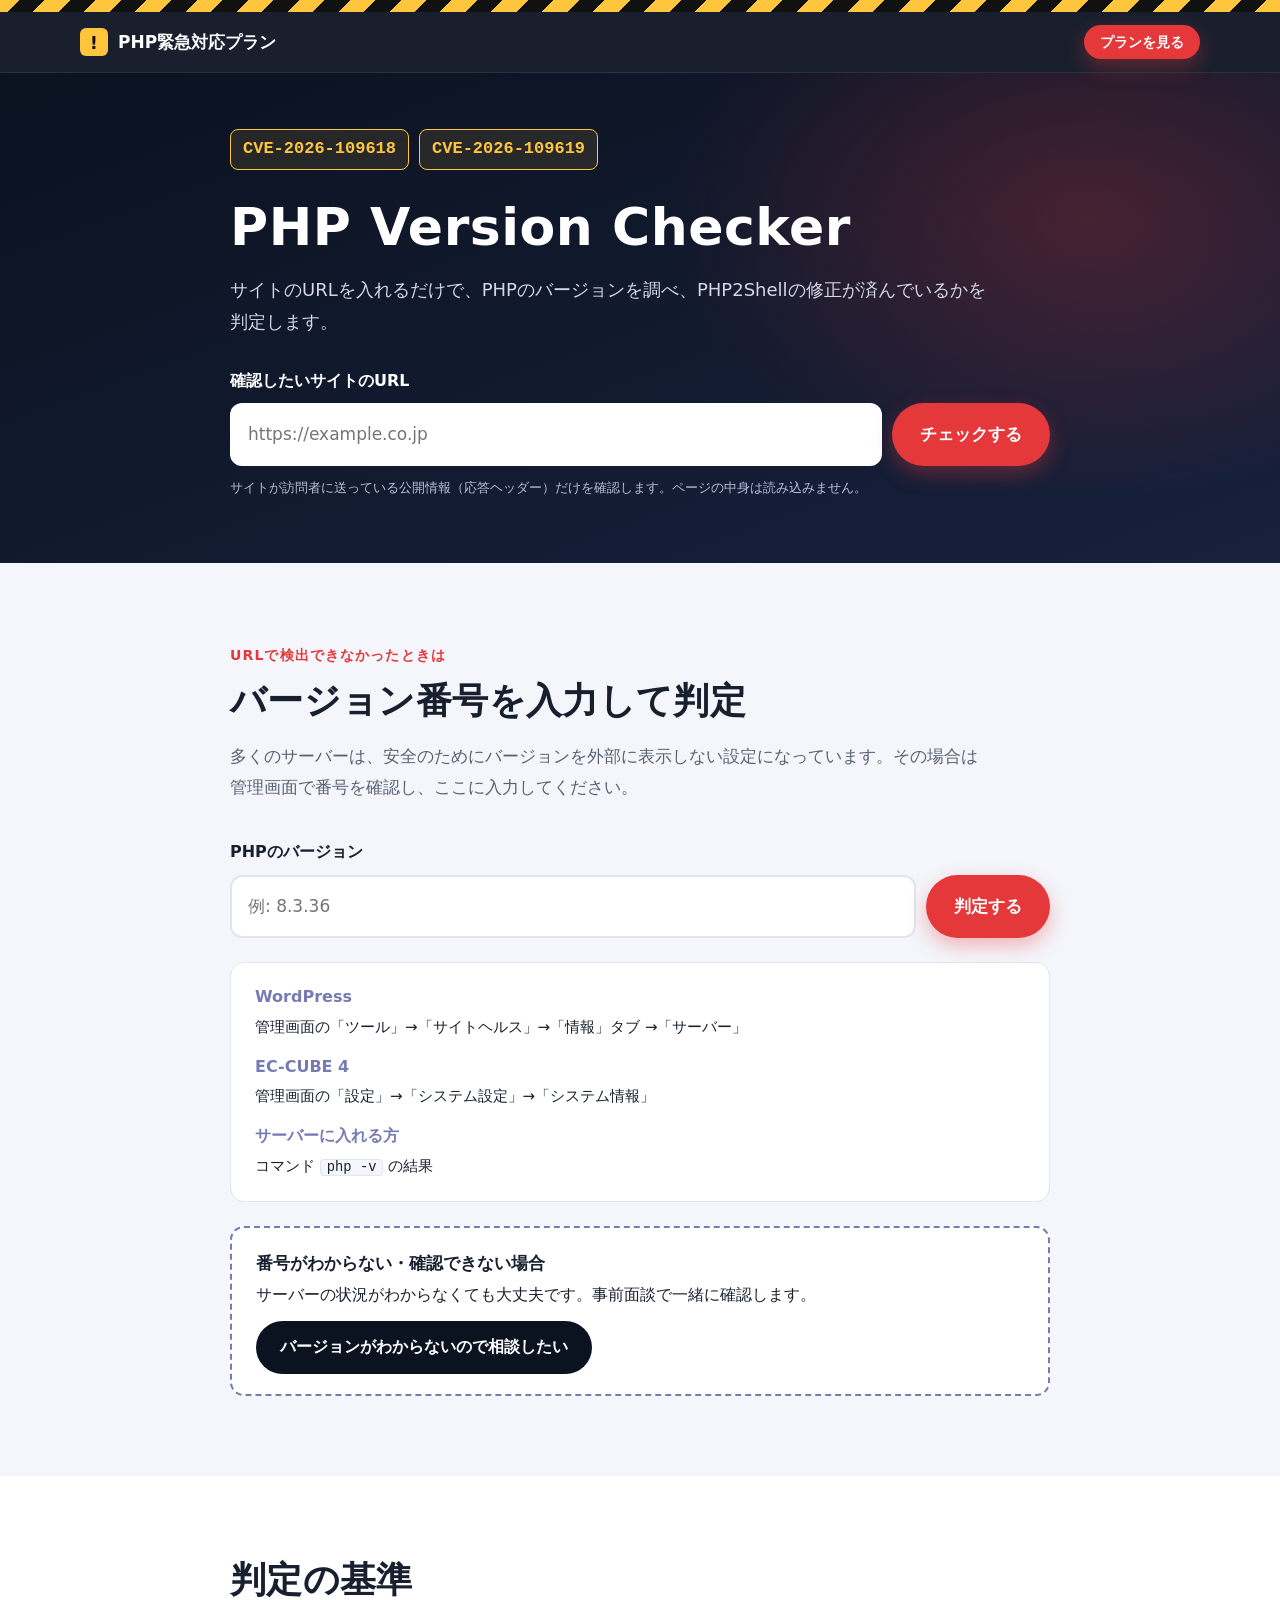
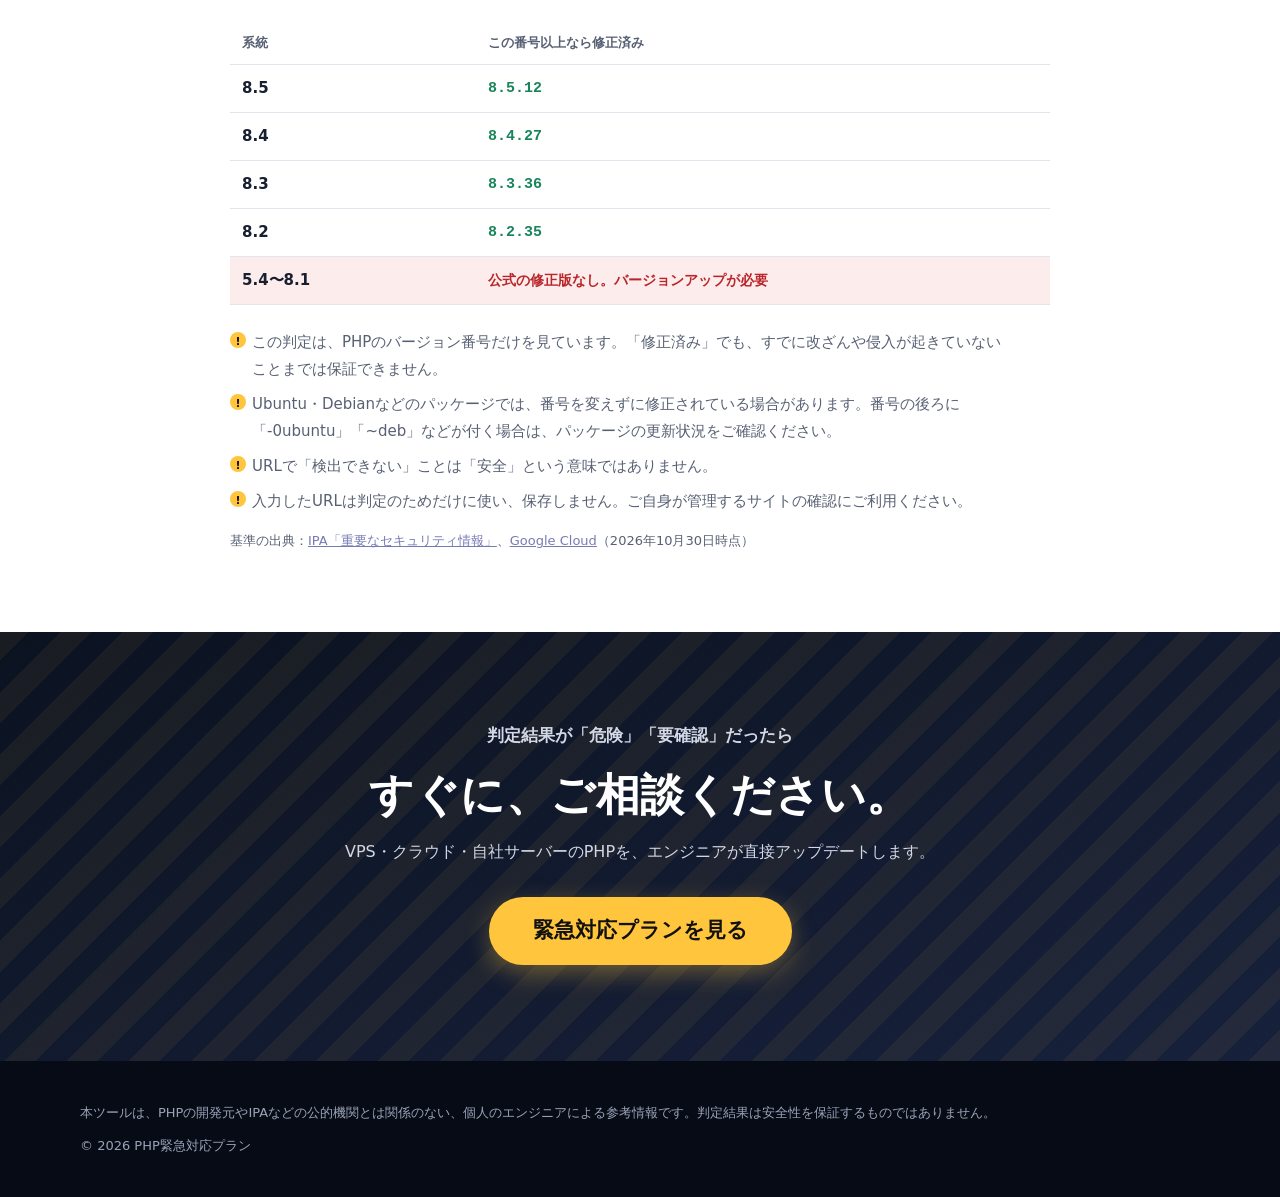
<file: checker.html>
<!doctype html>
<html lang="ja">
<head>
<meta charset="utf-8">
<meta name="viewport" content="width=device-width, initial-scale=1">
<meta http-equiv="Content-Security-Policy" content="default-src 'none'; script-src 'self' https://www.google.com/recaptcha/ https://www.gstatic.com/recaptcha/; style-src 'self'; img-src 'self'; connect-src https://php-api.skslprd.com; frame-src https://www.google.com/recaptcha/ https://recaptcha.google.com/recaptcha/; object-src 'none'; font-src 'none'; media-src 'none'; manifest-src 'none'; worker-src 'none'; base-uri 'none'; form-action 'none'; require-trusted-types-for 'script'; trusted-types checker default goog#html; upgrade-insecure-requests">
<meta name="referrer" content="strict-origin-when-cross-origin">
<meta name="format-detection" content="telephone=no">
<title>PHP Version Checker｜PHP2Shell（CVE-2026-109618／CVE-2026-109619）の影響を確認</title>
<meta name="description" content="サイトのURLを入力するだけで、PHPのバージョンを検出し、PHP2Shell（CVE-2026-109618、CVE-2026-109619）の修正済みバージョンかどうかを判定します。">
<meta property="og:type" content="website">
<meta property="og:title" content="PHP Version Checker｜PHP2Shellの影響を確認">
<meta property="og:description" content="URLを入力するだけで、PHPのバージョンを検出して修正済みかどうかを判定します。">
<meta property="og:url" content="https://php.skslprd.com/checker.html">
<meta property="og:image" content="https://php.skslprd.com/assets/ogp.png">
<meta property="og:locale" content="ja_JP">
<meta name="twitter:card" content="summary_large_image">
<link rel="icon" href="assets/favicon.svg" type="image/svg+xml">
<link rel="stylesheet" href="style.css">
<script src="checker.js" defer></script>
</head>
<body>

<div class="stripe" aria-hidden="true"></div>

<header class="site-header">
  <div class="wrap header-inner">
    <a class="logo" href="./"><span class="logo-mark" aria-hidden="true">!</span>PHP緊急対応プラン</a>
    <a class="btn btn-sm btn-red" href="./">プランを見る</a>
  </div>
</header>

<main>
  <section class="hero hero-checker">
    <div class="wrap wrap-narrow">
      <p class="cve-row">
        <span class="cve">CVE-2026-109618</span>
        <span class="cve">CVE-2026-109619</span>
      </p>
      <h1>PHP Version Checker</h1>
      <p class="hero-lead">サイトのURLを入れるだけで、PHPのバージョンを調べ、PHP2Shellの修正が済んでいるかを判定します。</p>

      <form class="checker-form" id="url-form" novalidate>
        <label class="checker-label" for="url-input">確認したいサイトのURL</label>
        <div class="checker-row">
          <input class="checker-input" id="url-input" name="url" type="url" inputmode="url" autocomplete="url" spellcheck="false" maxlength="2048" placeholder="https://example.co.jp" required>
          <button class="btn btn-red checker-btn" id="url-submit" type="submit">チェックする</button>
        </div>
        <p class="checker-hint">サイトが訪問者に送っている公開情報（応答ヘッダー）だけを確認します。ページの中身は読み込みません。</p>
      </form>
    </div>
  </section>

  <section class="section section-result" id="result" aria-live="polite" hidden>
    <div class="wrap wrap-narrow">
      <div class="result-card" id="result-card">
        <p class="result-badge" id="result-badge"></p>
        <h2 class="result-title" id="result-title"></h2>
        <p class="result-version" id="result-version"></p>
        <p class="result-detail" id="result-detail"></p>
        <ul class="result-notes" id="result-notes"></ul>
        <dl class="result-raw" id="result-raw" hidden>
          <dt>X-Powered-By</dt><dd id="raw-powered"></dd>
          <dt>Server</dt><dd id="raw-server"></dd>
        </dl>
        <div class="result-cta" id="result-cta" hidden>
          <a class="btn btn-lg btn-red" id="booking-link" target="_blank" rel="noopener noreferrer" hidden>事前面談を予約する<small>15〜30分・Google Meet</small></a>
          <div class="consult" id="consult" hidden>
            <button class="btn btn-lg btn-navy" id="consult-btn" type="button">バージョンがわからないので相談したい</button>
            <div class="recaptcha-box" id="recaptcha-box" hidden>
              <p class="recaptcha-lead">ロボットでないことを確認してください。確認後に予約ボタンが表示されます。</p>
              <div id="recaptcha"></div>
              <p class="recaptcha-note">この確認には Google reCAPTCHA を使用しており、Googleの<a href="https://policies.google.com/privacy" target="_blank" rel="noopener noreferrer">プライバシーポリシー</a>と<a href="https://policies.google.com/terms" target="_blank" rel="noopener noreferrer">利用規約</a>が適用されます。</p>
            </div>
          </div>
          <p class="consult-msg" id="consult-msg" role="status"></p>
        </div>
      </div>
    </div>
  </section>

  <section class="section section-tint" id="manual">
    <div class="wrap wrap-narrow">
      <p class="eyebrow">URLで検出できなかったときは</p>
      <h2>バージョン番号を入力して判定</h2>
      <p class="section-lead">多くのサーバーは、安全のためにバージョンを外部に表示しない設定になっています。その場合は管理画面で番号を確認し、ここに入力してください。</p>
      <form class="checker-form checker-form-light" id="manual-form" novalidate>
        <label class="checker-label" for="manual-input">PHPのバージョン</label>
        <div class="checker-row">
          <input class="checker-input" id="manual-input" name="version" type="text" inputmode="decimal" autocomplete="off" spellcheck="false" maxlength="64" placeholder="例: 8.3.36" required>
          <button class="btn btn-red checker-btn" type="submit">判定する</button>
        </div>
      </form>
      <dl class="howto howto-card">
        <dt>WordPress</dt><dd>管理画面の「ツール」→「サイトヘルス」→「情報」タブ →「サーバー」</dd>
        <dt>EC-CUBE 4</dt><dd>管理画面の「設定」→「システム設定」→「システム情報」</dd>
        <dt>サーバーに入れる方</dt><dd>コマンド <code>php -v</code> の結果</dd>
      </dl>
      <div class="unknown-box">
        <p><b>番号がわからない・確認できない場合</b>サーバーの状況がわからなくても大丈夫です。事前面談で一緒に確認します。</p>
        <button class="btn btn-navy" id="unknown-btn" type="button">バージョンがわからないので相談したい</button>
      </div>
    </div>
  </section>

  <section class="section">
    <div class="wrap wrap-narrow">
      <h2>判定の基準</h2>
      <table class="vtable">
        <thead><tr><th scope="col">系統</th><th scope="col">この番号以上なら修正済み</th></tr></thead>
        <tbody>
          <tr><td>8.5</td><td>8.5.12</td></tr>
          <tr><td>8.4</td><td>8.4.27</td></tr>
          <tr><td>8.3</td><td>8.3.36</td></tr>
          <tr><td>8.2</td><td>8.2.35</td></tr>
          <tr class="bad"><td>5.4〜8.1</td><td>公式の修正版なし。バージョンアップが必要</td></tr>
        </tbody>
      </table>
      <ul class="caveats">
        <li>この判定は、PHPのバージョン番号だけを見ています。「修正済み」でも、すでに改ざんや侵入が起きていないことまでは保証できません。</li>
        <li>Ubuntu・Debianなどのパッケージでは、番号を変えずに修正されている場合があります。番号の後ろに「-0ubuntu」「~deb」などが付く場合は、パッケージの更新状況をご確認ください。</li>
        <li>URLで「検出できない」ことは「安全」という意味ではありません。</li>
        <li>入力したURLは判定のためだけに使い、保存しません。ご自身が管理するサイトの確認にご利用ください。</li>
      </ul>
      <p class="fine">基準の出典：<a href="https://www.ipa.go.jp/security/security-alert/index.html" target="_blank" rel="noopener noreferrer">IPA「重要なセキュリティ情報」</a>、<a href="https://cloud.google.com/blog/products/identity-security/responding-to-core-php-vulnerabilities-cve-2026-109618-cve-2026-109619" target="_blank" rel="noopener noreferrer">Google Cloud</a>（2026年10月30日時点）</p>
    </div>
  </section>

  <section class="final">
    <div class="wrap final-inner">
      <p class="final-kicker">判定結果が「危険」「要確認」だったら</p>
      <h2>すぐに、ご相談ください。</h2>
      <p>VPS・クラウド・自社サーバーのPHPを、エンジニアが直接アップデートします。</p>
      <a class="btn btn-xl btn-amber" href="./">緊急対応プランを見る</a>
    </div>
  </section>
</main>

<footer class="site-footer">
  <div class="wrap">
    <p class="disclaimer">本ツールは、PHPの開発元やIPAなどの公的機関とは関係のない、個人のエンジニアによる参考情報です。判定結果は安全性を保証するものではありません。</p>
    <p class="copy">© 2026 PHP緊急対応プラン</p>
  </div>
</footer>

</body>
</html>
</file>
<file: style.css>
/* PHP緊急対応プラン — 静的LP（JavaScript不使用） */
:root {
  --navy: #0B1220;
  --navy-2: #17213C;
  --ink: #18202F;
  --muted: #586174;
  --bg: #FFFFFF;
  --tint: #F4F6FB;
  --line: #E1E5EE;
  --red: #E5383B;
  --red-dark: #B9262A;
  --red-soft: #FDECEC;
  --amber: #FFC53D;
  --amber-soft: #FFF6DC;
  --amber-ink: #6B4A00;
  --php: #777BB4;
  --php-light: #A9AEE0;
  --green: #17855A;
  --green-soft: #E6F5EE;
  --radius: 14px;
  --shadow: 0 10px 30px rgba(11, 18, 32, .08);
  color-scheme: light;
}

*, *::before, *::after { box-sizing: border-box; }
html { scroll-behavior: smooth; -webkit-text-size-adjust: 100%; }
@media (prefers-reduced-motion: reduce) { html { scroll-behavior: auto; } }
body {
  margin: 0;
  background: var(--bg);
  color: var(--ink);
  font-family: "Hiragino Sans", "Hiragino Kaku Gothic ProN", "Noto Sans JP", "Yu Gothic UI", "Meiryo", system-ui, sans-serif;
  font-size: 16px;
  line-height: 1.8;
  line-break: strict;
  word-break: auto-phrase;
  overflow-wrap: anywhere;
}
img, svg { max-width: 100%; display: block; }
a { color: inherit; }
h1, h2, h3 { line-height: 1.35; margin: 0; font-weight: 800; letter-spacing: .01em; }
p { margin: 0; }
ul, ol { margin: 0; padding: 0; list-style: none; }
sup { font-size: .65em; margin-left: 2px; }
sup a { color: var(--muted); text-decoration: none; }
:focus-visible { outline: 3px solid var(--amber); outline-offset: 3px; border-radius: 4px; }

.wrap { width: min(1120px, 100% - 32px); margin-inline: auto; }
.wrap-narrow { width: min(820px, 100% - 32px); }
.pc { display: none; }
@media (min-width: 900px) { .pc { display: inline; } }

/* 警告ストライプ */
.stripe {
  height: 12px;
  background: repeating-linear-gradient(-45deg, var(--amber) 0 18px, #111 18px 36px);
}

/* ヘッダー */
.site-header {
  position: sticky; top: 0; z-index: 20;
  background: rgba(11, 18, 32, .94);
  backdrop-filter: blur(8px);
  color: #fff;
  border-bottom: 1px solid rgba(255, 255, 255, .08);
}
.header-inner { display: flex; align-items: center; justify-content: space-between; gap: 12px; height: 60px; }
.logo { display: flex; align-items: center; gap: 10px; font-weight: 800; text-decoration: none; font-size: 17px; }
.logo-mark {
  display: grid; place-items: center; width: 28px; height: 28px;
  background: var(--amber); color: #111; border-radius: 6px; font-weight: 900;
}

/* ボタン */
.btn {
  display: inline-flex; flex-direction: column; align-items: center; justify-content: center;
  gap: 2px; text-decoration: none; font-weight: 800; border-radius: 999px;
  padding: 12px 24px; line-height: 1.3; text-align: center;
  transition: transform .15s ease, box-shadow .15s ease, background-color .15s ease;
}
.btn:hover { transform: translateY(-2px); }
.btn small { font-size: 12px; font-weight: 600; opacity: .9; }
.btn-sm { padding: 8px 16px; font-size: 14px; }
.btn-lg { padding: 16px 32px; font-size: 18px; }
.btn-xl { padding: 20px 44px; font-size: 21px; }
.btn-red { background: var(--red); color: #fff; box-shadow: 0 8px 20px rgba(229, 56, 59, .35); }
.btn-red:hover { background: var(--red-dark); }
.btn-amber { background: var(--amber); color: #111; box-shadow: 0 8px 24px rgba(255, 197, 61, .35); }
.btn-ghost { border: 2px solid rgba(255, 255, 255, .35); color: #fff; }
.btn-ghost:hover { border-color: #fff; }

/* ヒーロー */
.hero {
  position: relative; overflow: hidden;
  background:
    radial-gradient(600px 400px at 85% 30%, rgba(229, 56, 59, .25), transparent 70%),
    linear-gradient(160deg, var(--navy) 0%, var(--navy-2) 100%);
  color: #fff;
  padding: 56px 0 72px;
}
.hero-grid { display: grid; gap: 40px; align-items: center; }
@media (min-width: 960px) { .hero-grid { grid-template-columns: 1.35fr 1fr; } }
.hero-badges { display: flex; flex-wrap: wrap; gap: 8px; margin-bottom: 18px; }
.tag { display: inline-block; font-weight: 800; font-size: 14px; padding: 4px 14px; border-radius: 6px; }
.tag-red { background: var(--red); }
.tag-outline { border: 1.5px solid rgba(255, 255, 255, .4); }
.cve-row { display: flex; flex-wrap: wrap; align-items: center; gap: 10px; margin-bottom: 22px; }
.cve {
  font-family: "SFMono-Regular", Menlo, Consolas, monospace; font-weight: 700;
  color: var(--amber); background: rgba(255, 197, 61, .1);
  border: 1.5px solid var(--amber); border-radius: 8px; padding: 4px 12px; font-size: 17px;
}
.cve-alias { color: #B8C0D6; font-weight: 700; }
.hero h1 { font-size: clamp(28px, 4.4vw, 50px); margin-bottom: 20px; }
.nb { display: inline-block; }
.hero h1 .php { color: var(--php-light); }
.hero h1 em { font-style: normal; color: var(--amber); }
.hero-lead { color: #D3D8E6; font-size: clamp(15px, 1.8vw, 18px); margin-bottom: 28px; }
.hero-cta { display: flex; flex-wrap: wrap; gap: 14px; }
.hero-note { margin-top: 16px; font-size: 14px; color: #B8C0D6; }

.alert-card {
  background: rgba(255, 255, 255, .06);
  border: 1px solid rgba(255, 255, 255, .14);
  border-radius: 18px; padding: 24px;
}
.alert-head { display: flex; align-items: center; gap: 16px; padding-bottom: 16px; border-bottom: 1px solid rgba(255, 255, 255, .14); }
.alert-icon { width: 64px; flex: none; }
.alert-icon .tri { fill: var(--amber); }
.alert-icon .bang { fill: #111; }
.alert-head p { font-weight: 700; color: #D3D8E6; }
.alert-head strong { display: inline-block; font-size: 44px; color: #fff; margin: 0 4px; line-height: 1; }
.alert-head span { display: block; font-size: 13px; }
.alert-list { margin: 0; }
.alert-list div { padding: 14px 0; border-bottom: 1px dashed rgba(255, 255, 255, .14); }
.alert-list div:last-child { border-bottom: 0; padding-bottom: 0; }
.alert-list dt { font-size: 13px; color: var(--amber); font-weight: 800; }
.alert-list dd { margin: 2px 0 0; color: #EEF1F8; font-size: 15px; }

/* 数字 */
.stats { background: var(--amber); }
.stats-grid { display: grid; gap: 0; }
@media (min-width: 760px) { .stats-grid { grid-template-columns: repeat(3, 1fr); } }
.stat { padding: 26px 20px; text-align: center; border-bottom: 1px solid rgba(0, 0, 0, .12); }
@media (min-width: 760px) { .stat { border-bottom: 0; border-right: 1px solid rgba(0, 0, 0, .12); } .stat:last-child { border-right: 0; } }
.stat-num { font-weight: 900; font-size: 22px; color: #111; }
.stat-num b { font-size: 52px; line-height: 1; margin: 0 2px; }
.stat-label { font-size: 14px; color: #3A2C00; margin-top: 6px; }
.stat-label sup a { color: #3A2C00; }

/* セクション共通 */
.section { padding: 80px 0; }
.section-tint { background: var(--tint); }
.section-dark { background: var(--navy); color: #fff; }
.eyebrow { color: var(--red); font-weight: 800; font-size: 14px; letter-spacing: .08em; margin-bottom: 8px; }
.section h2 { font-size: clamp(25px, 3.6vw, 36px); margin-bottom: 16px; }
.section-lead { color: var(--muted); font-size: 17px; max-width: 760px; margin-bottom: 36px; }
.fine { font-size: 13px; color: var(--muted); margin-top: 14px; }
.fine a { color: var(--php); }
.center { text-align: center; }

/* PHPとは */
.explain-grid { display: grid; gap: 20px; }
@media (min-width: 860px) { .explain-grid { grid-template-columns: repeat(3, 1fr); } }
.explain {
  background: #fff; border: 1px solid var(--line); border-radius: var(--radius);
  padding: 28px 24px; box-shadow: var(--shadow); position: relative;
}
.explain svg { width: 120px; height: 90px; margin: 0 auto 16px; }
.explain h3 { font-size: 19px; margin-bottom: 8px; text-align: center; }
.explain p { color: var(--muted); font-size: 15px; }
.explain-danger { border: 2px solid var(--red); background: var(--red-soft); }
.explain-danger p { color: #5A2224; }
.s-line { fill: #fff; stroke: var(--ink); stroke-width: 4; }
.s-amber { fill: var(--amber); stroke: var(--ink); stroke-width: 4; stroke-linejoin: round; }
.s-fill { fill: var(--php); }
.s-fill2 { fill: #CFE3FF; stroke: var(--ink); stroke-width: 3; }
.s-php { fill: var(--php); }
.s-white { fill: #fff; }
.s-red { fill: var(--red); }
.s-red-line { fill: none; stroke: var(--red); stroke-width: 8; stroke-linecap: round; }

.risk-box {
  margin-top: 36px; border-radius: var(--radius); padding: 28px;
  background: var(--navy); color: #fff;
}
.risk-box h3 { font-size: 20px; margin-bottom: 18px; }
.risk-list { display: grid; gap: 12px; }
@media (min-width: 760px) { .risk-list { grid-template-columns: repeat(4, 1fr); } }
.risk-list li {
  background: rgba(255, 255, 255, .06); border-left: 4px solid var(--red);
  border-radius: 8px; padding: 14px 16px; font-size: 14px; color: #D3D8E6;
}
.risk-list b { display: block; color: #fff; font-size: 17px; margin-bottom: 4px; }

/* タイムライン */
.timeline { position: relative; margin-top: 28px; padding-left: 28px; }
.timeline::before { content: ""; position: absolute; left: 7px; top: 8px; bottom: 8px; width: 3px; background: var(--line); }
.timeline li { position: relative; padding-bottom: 26px; }
.timeline li:last-child { padding-bottom: 0; }
.timeline li::before {
  content: ""; position: absolute; left: -28px; top: 6px;
  width: 17px; height: 17px; border-radius: 50%; background: #fff; border: 3px solid var(--php);
}
.timeline time { display: block; font-weight: 800; color: var(--php); font-size: 14px; }
.timeline p { font-size: 17px; }
.timeline .now::before { background: var(--red); border-color: var(--red); box-shadow: 0 0 0 6px rgba(229, 56, 59, .2); }
.timeline .now time { color: var(--red); }
.timeline .now b { color: var(--red-dark); }

/* 対象チェック */
.flow { display: grid; gap: 14px; margin: 28px 0 40px; }
.flow-q {
  background: var(--navy); color: #fff; border-radius: var(--radius);
  padding: 18px 22px; font-weight: 700; font-size: 17px; display: flex; gap: 14px; align-items: center;
}
.flow-num { flex: none; background: var(--amber); color: #111; font-weight: 900; border-radius: 8px; padding: 2px 10px; }
.flow-branch { display: grid; gap: 14px; }
@media (min-width: 760px) { .flow-branch { grid-template-columns: 1fr 1fr; } }
.flow-a { border-radius: var(--radius); padding: 16px 20px; font-size: 15px; border: 2px solid; }
.flow-a b { display: block; font-size: 17px; margin-bottom: 4px; }
.flow-ok { border-color: var(--line); background: var(--tint); color: var(--muted); }
.flow-ok b { color: var(--ink); }
.flow-next { border-color: var(--php); background: #F0F1FA; color: var(--php); font-weight: 700; display: flex; align-items: center; gap: 10px; }
.flow-next b { margin: 0; }
.flow-alert { border-color: var(--red); background: var(--red-soft); color: #5A2224; }
.flow-alert b { color: var(--red-dark); }
.flow-alert em { font-style: normal; font-weight: 800; color: var(--red-dark); }

.version-grid { display: grid; gap: 20px; }
@media (min-width: 860px) { .version-grid { grid-template-columns: 1fr 1fr; } }
.version-card { border: 1px solid var(--line); border-radius: var(--radius); padding: 24px; box-shadow: var(--shadow); }
.version-card h3 { font-size: 19px; margin-bottom: 14px; }
.howto { margin: 0; }
.howto dt { font-weight: 800; color: var(--php); margin-top: 12px; }
.howto dt:first-child { margin-top: 0; }
.howto dd { margin: 2px 0 0; font-size: 15px; }
.vtable { width: 100%; border-collapse: collapse; font-size: 15px; }
.vtable th, .vtable td { text-align: left; padding: 10px 12px; border-bottom: 1px solid var(--line); }
.vtable th { font-size: 13px; color: var(--muted); }
.vtable td:first-child { font-weight: 800; width: 30%; }
.vtable td:last-child { font-family: "SFMono-Regular", Menlo, Consolas, monospace; font-weight: 700; color: var(--green); }
.vtable .bad td { background: var(--red-soft); }
.vtable .bad td:last-child { font-family: inherit; color: var(--red-dark); font-size: 14px; }

/* こんな状況 */
.worry-list { display: grid; gap: 12px; margin: 24px 0 28px; }
.worry-list li {
  position: relative; padding: 14px 18px 14px 52px; font-size: 17px; font-weight: 700;
  background: rgba(255, 255, 255, .06); border-radius: 10px;
}
.worry-list li::before {
  content: "!"; position: absolute; left: 16px; top: 50%; transform: translateY(-50%);
  width: 24px; height: 24px; border-radius: 50%; background: var(--amber); color: #111;
  display: grid; place-items: center; font-weight: 900; font-size: 14px;
}
.dark-lead { color: #D3D8E6; font-size: 17px; max-width: 860px; }
.dark-lead strong { color: var(--amber); }

/* 対応内容 */
.steps { display: grid; gap: 16px; margin-top: 28px; }
@media (min-width: 860px) { .steps { grid-template-columns: repeat(5, 1fr); } }
.steps li {
  display: flex; gap: 14px; background: #fff; border: 1px solid var(--line);
  border-top: 5px solid var(--php); border-radius: var(--radius); padding: 20px; box-shadow: var(--shadow);
}
@media (min-width: 860px) { .steps li { flex-direction: column; } }
.step-num {
  flex: none; width: 40px; height: 40px; border-radius: 50%;
  background: var(--php); color: #fff; font-weight: 900; font-size: 18px; display: grid; place-items: center;
}
.steps h3 { font-size: 17px; margin-bottom: 6px; }
.steps p { font-size: 14px; color: var(--muted); }
.env { margin-top: 32px; }
.env-title { font-weight: 800; margin-bottom: 10px; }
.chips { display: flex; flex-wrap: wrap; gap: 8px; }
.chips li { border: 1.5px solid var(--line); background: var(--tint); border-radius: 999px; padding: 6px 16px; font-weight: 700; font-size: 15px; }

/* オプション */
.price-grid { display: grid; gap: 20px; align-items: stretch; }
@media (min-width: 900px) { .price-grid { grid-template-columns: repeat(3, 1fr); } }
.price-card {
  position: relative; background: #fff; border: 1px solid var(--line); border-radius: 18px;
  padding: 30px 24px 26px; box-shadow: var(--shadow); display: flex; flex-direction: column;
}
.price-featured { border: 2px solid var(--php); }
.price-ribbon {
  position: absolute; top: -14px; left: 50%; transform: translateX(-50%);
  background: var(--php); color: #fff; font-weight: 800; font-size: 13px;
  padding: 4px 14px; border-radius: 999px; white-space: nowrap;
}
.price-type { display: inline-block; align-self: flex-start; background: var(--amber-soft); color: var(--amber-ink); font-weight: 800; font-size: 13px; border-radius: 6px; padding: 2px 10px; margin-bottom: 12px; }
.price-card h3 { font-size: 19px; margin-bottom: 8px; }
.price-sub { color: var(--muted); font-size: 14px; margin-bottom: 18px; }
.price { font-weight: 800; font-size: 18px; margin-top: auto; padding-top: 12px; border-top: 1px solid var(--line); }
.price b { font-size: 40px; letter-spacing: .01em; margin-right: 2px; }
.price-points { margin-top: 12px; display: grid; gap: 6px; }
.price-points li { position: relative; padding-left: 24px; font-size: 14px; }
.price-points li::before { content: ""; position: absolute; left: 4px; top: 7px; width: 10px; height: 6px; border-left: 3px solid var(--green); border-bottom: 3px solid var(--green); transform: rotate(-45deg); }

/* 事前面談 */
.interview {
  display: grid; gap: 28px; border-radius: 20px; overflow: hidden;
  border: 2px solid var(--navy); box-shadow: var(--shadow);
}
@media (min-width: 900px) { .interview { grid-template-columns: 1fr 1.5fr; gap: 0; } }
.interview-head { background: var(--navy); color: #fff; padding: 32px 28px; }
.interview-head .eyebrow { color: var(--amber); }
.interview-time { font-size: 30px; font-weight: 900; color: var(--amber); }
.interview-time span { display: block; font-size: 14px; color: #D3D8E6; font-weight: 600; }
.interview-body { padding: 4px 28px 32px; display: grid; gap: 14px; align-content: start; }
@media (min-width: 900px) { .interview-body { padding: 32px 28px; } }
.interview-free { background: var(--green-soft); color: var(--green); border-radius: 10px; padding: 12px 16px; font-weight: 800; }
.interview-body .btn { justify-self: start; margin-top: 6px; }

/* 対応者 */
.profile-grid { display: grid; gap: 24px; margin-top: 24px; }
@media (min-width: 900px) { .profile-grid { grid-template-columns: 1.5fr 1fr; } }
.profile-list { display: grid; gap: 12px; }
.profile-list li { position: relative; padding-left: 26px; }
.profile-list li::before { content: ""; position: absolute; left: 0; top: 10px; width: 12px; height: 12px; border-radius: 3px; background: var(--php); }
.profile-facts { display: grid; gap: 12px; margin-top: 24px; }
@media (min-width: 640px) { .profile-facts { grid-template-columns: 1fr 1fr; } }
.profile-facts > div { background: #fff; border: 1px solid var(--line); border-radius: 12px; padding: 14px 16px; }
.fact-label { font-size: 13px; font-weight: 800; color: var(--red); }
.fact-value { font-weight: 700; }
.skill-card { background: #fff; border: 1px solid var(--line); border-radius: var(--radius); padding: 24px; box-shadow: var(--shadow); align-self: start; }
.skill-title { font-weight: 800; margin-bottom: 12px; }
.skills { display: grid; gap: 10px; }
.skills li { display: grid; grid-template-columns: 8.5em 1fr 3em; align-items: center; gap: 10px; font-size: 14px; font-weight: 700; }
.skills b { text-align: right; color: var(--muted); }
.bar { height: 10px; border-radius: 99px; background: linear-gradient(90deg, var(--php) var(--w), var(--line) var(--w)); }
.bar-10 { --w: 100%; }
.bar-5 { --w: 50%; }

/* 保険 */
.insurance {
  border-radius: 20px; padding: 36px 28px; background: var(--green-soft);
  border: 2px solid rgba(23, 133, 90, .35);
}
.insurance-head { display: flex; align-items: center; gap: 18px; margin-bottom: 16px; }
.insurance-head h2 { margin-bottom: 0; }
.insurance-head .eyebrow { color: var(--green); }
.shield { width: 60px; flex: none; }
.shield .sh { fill: var(--green); }
.shield .ck { fill: none; stroke: #fff; stroke-width: 6; stroke-linecap: round; stroke-linejoin: round; }
.insurance > p strong { color: var(--green); }
.cover-grid { display: grid; gap: 16px; margin-top: 20px; }
@media (min-width: 860px) { .cover-grid { grid-template-columns: 1fr 1.5fr; } }
.cover { background: #fff; border-radius: 12px; padding: 20px; }
.cover h3 { font-size: 17px; margin-bottom: 8px; }
.cover-yes { border-top: 5px solid var(--green); }
.cover-yes p { font-weight: 800; font-size: 18px; }
.cover-no { border-top: 5px solid var(--muted); }
.cover-no ul { display: grid; gap: 6px; }
.cover-no li { position: relative; padding-left: 20px; font-size: 15px; color: var(--muted); }
.cover-no li::before { content: "×"; position: absolute; left: 0; color: var(--red); font-weight: 900; }
.insurance .fine a { color: var(--green); font-weight: 700; }

/* 流れ */
.flow-steps { display: grid; gap: 14px; margin-top: 28px; counter-reset: none; }
@media (min-width: 900px) { .flow-steps { grid-template-columns: repeat(5, 1fr); } }
.flow-steps li { background: #fff; border-radius: var(--radius); padding: 22px 18px; border: 1px solid var(--line); position: relative; }
.flow-steps span { font-family: "SFMono-Regular", Menlo, Consolas, monospace; font-weight: 800; color: var(--red); font-size: 22px; }
.flow-steps h3 { font-size: 17px; margin: 4px 0 6px; }
.flow-steps p { font-size: 14px; color: var(--muted); }

/* FAQ */
.faq { display: grid; gap: 12px; margin-top: 20px; }
.faq details { border: 1px solid var(--line); border-radius: 12px; background: #fff; }
.faq details[open] { border-color: var(--php); box-shadow: var(--shadow); }
.faq summary {
  cursor: pointer; list-style: none; padding: 18px 52px 18px 52px; position: relative;
  font-weight: 800; font-size: 16px;
}
.faq summary::-webkit-details-marker { display: none; }
.faq summary::before {
  content: "Q"; position: absolute; left: 16px; top: 16px; width: 26px; height: 26px; border-radius: 6px;
  background: var(--php); color: #fff; display: grid; place-items: center; font-size: 14px; font-weight: 900;
}
.faq summary::after {
  content: ""; position: absolute; right: 22px; top: 24px; width: 10px; height: 10px;
  border-right: 3px solid var(--muted); border-bottom: 3px solid var(--muted); transform: rotate(45deg);
  transition: transform .2s ease;
}
.faq details[open] summary::after { transform: rotate(-135deg); top: 28px; }
.faq-a { padding: 0 22px 20px 52px; display: grid; gap: 10px; color: #333B4C; font-size: 15px; }
.faq-a a { color: var(--php); font-weight: 700; }

/* 最後のCTA */
.final {
  background:
    repeating-linear-gradient(-45deg, rgba(255, 197, 61, .06) 0 22px, transparent 22px 44px),
    linear-gradient(160deg, var(--navy), var(--navy-2));
  color: #fff; text-align: center; padding: 88px 0 96px;
}
.final-inner { display: grid; gap: 14px; justify-items: center; }
.final-kicker { color: var(--amber); font-weight: 800; font-size: 17px; }
.final h2 { font-size: clamp(28px, 4.4vw, 44px); }
.final p { color: #D3D8E6; }
.final .btn { margin-top: 16px; }

/* フッター */
.site-footer { background: #070B15; color: #9AA3B8; padding: 40px 0 120px; font-size: 13px; }
@media (min-width: 760px) { .site-footer { padding-bottom: 40px; } }
.src-title { font-size: 14px; color: #fff; margin-bottom: 10px; }
.sources { display: grid; gap: 6px; margin-bottom: 20px; }
.sources a { color: #C6CCE0; }
.disclaimer { margin-bottom: 10px; }

/* スマホ用固定CTA */
.mobile-cta {
  position: fixed; left: 0; right: 0; bottom: 0; z-index: 30;
  padding: 10px 16px calc(10px + env(safe-area-inset-bottom));
  background: rgba(11, 18, 32, .95); border-top: 1px solid rgba(255, 255, 255, .1);
}
.mobile-cta .btn { width: 100%; padding: 14px; font-size: 17px; }
@media (min-width: 760px) { .mobile-cta { display: none; } }
@media (max-width: 759px) {
  .site-header .btn-sm { display: none; }
  .hero { padding-top: 40px; }
  .section { padding: 60px 0; }
  .btn-lg, .btn-xl { width: 100%; }
}

/* ---- PHP Version Checker ---- */
[hidden] { display: none !important; }
code { font-family: "SFMono-Regular", Menlo, Consolas, monospace; background: var(--tint); border: 1px solid var(--line); border-radius: 4px; padding: 0 6px; font-size: .92em; }
.hero-checker { padding: 56px 0 64px; }
.hero-checker h1 { font-size: clamp(32px, 5vw, 52px); margin-bottom: 12px; }
.checker-form { margin-top: 28px; }
.checker-label { display: block; font-weight: 800; margin-bottom: 8px; }
.checker-row { display: flex; gap: 10px; flex-wrap: wrap; }
.checker-input {
  flex: 1 1 260px; min-width: 0; font: inherit; font-size: 17px; padding: 14px 16px;
  border-radius: 12px; border: 2px solid rgba(255, 255, 255, .25); background: #fff; color: var(--ink);
}
.checker-input:focus { outline: 3px solid var(--amber); outline-offset: 1px; }
.checker-btn { border: 0; font: inherit; font-weight: 800; font-size: 17px; cursor: pointer; padding: 14px 28px; }
.checker-btn:disabled { opacity: .6; cursor: progress; transform: none; }
.checker-hint { font-size: 13px; color: #B8C0D6; margin-top: 10px; }
.checker-form-light .checker-input { border-color: var(--line); }
.checker-form-light { margin: 0 0 24px; }
.howto-card { background: #fff; border: 1px solid var(--line); border-radius: var(--radius); padding: 20px 24px; }
.section-result { padding: 48px 0; }
.result-card { border-radius: 18px; padding: 28px; border: 3px solid var(--line); background: #fff; box-shadow: var(--shadow); display: grid; gap: 10px; }
.result-badge { justify-self: start; font-weight: 900; font-size: 15px; padding: 4px 14px; border-radius: 999px; background: var(--line); color: var(--ink); }
.result-title { font-size: clamp(21px, 3vw, 28px); }
.result-version { font-family: "SFMono-Regular", Menlo, Consolas, monospace; font-weight: 700; color: var(--muted); }
.result-version:empty { display: none; }
.result-detail { font-size: 16px; }
.result-notes { display: grid; gap: 6px; }
.result-notes li { position: relative; padding-left: 20px; font-size: 14px; color: var(--muted); }
.result-notes li::before { content: "※"; position: absolute; left: 0; }
.result-raw { display: grid; grid-template-columns: auto 1fr; gap: 4px 14px; margin: 6px 0 0; font-size: 13px; background: var(--tint); border-radius: 10px; padding: 12px 14px; }
.result-raw dt { font-weight: 800; color: var(--muted); }
.result-raw dd { margin: 0; font-family: "SFMono-Regular", Menlo, Consolas, monospace; overflow-wrap: anywhere; }
.result-cta { margin-top: 8px; }
.is-danger { border-color: var(--red); background: var(--red-soft); }
.is-danger .result-badge { background: var(--red); color: #fff; }
.is-danger .result-title { color: var(--red-dark); }
.is-warn { border-color: var(--amber); background: var(--amber-soft); }
.is-warn .result-badge { background: var(--amber); color: #111; }
.is-safe { border-color: var(--green); background: var(--green-soft); }
.is-safe .result-badge { background: var(--green); color: #fff; }
.is-safe .result-title { color: var(--green); }
.caveats { display: grid; gap: 8px; margin-top: 24px; }
.caveats li { position: relative; padding-left: 22px; font-size: 15px; color: var(--muted); }
.caveats li::before { content: "!"; position: absolute; left: 0; top: 3px; width: 16px; height: 16px; border-radius: 50%; background: var(--amber); color: #111; font-size: 11px; font-weight: 900; display: grid; place-items: center; }

/* LP内のチェッカー案内 */
.checker-banner {
  display: grid; gap: 16px; align-items: center; margin: 28px 0 8px; padding: 24px 28px; border-radius: 18px;
  background: linear-gradient(135deg, var(--navy), var(--navy-2)); color: #fff;
}
@media (min-width: 760px) { .checker-banner { grid-template-columns: 1fr auto; } }
.checker-banner h3 { font-size: 21px; margin-bottom: 4px; }
.checker-banner p { color: #D3D8E6; font-size: 15px; }
.section-result { scroll-margin-top: 72px; }

/* 予約ボタンの表示条件・reCAPTCHA */
.btn-navy { background: var(--navy); color: #fff; border: 0; font: inherit; font-weight: 800; cursor: pointer; }
.btn-navy:hover { background: var(--navy-2); }
.result-cta { display: grid; gap: 12px; justify-items: start; }
.consult { display: grid; gap: 12px; }
.recaptcha-box { background: #fff; border: 1px solid var(--line); border-radius: 12px; padding: 16px; display: grid; gap: 10px; }
.recaptcha-lead { font-weight: 700; font-size: 15px; }
.recaptcha-note { font-size: 12px; color: var(--muted); }
.recaptcha-note a { color: var(--php); }
#recaptcha { min-height: 78px; }
.consult-msg { font-weight: 700; font-size: 14px; color: var(--ink); }
.consult-msg:empty { display: none; }
.unknown-box { margin-top: 24px; padding: 20px 24px; border-radius: var(--radius); border: 2px dashed var(--php); background: #fff; display: grid; gap: 12px; justify-items: start; }
.unknown-box b { display: block; font-size: 17px; margin-bottom: 2px; }
.booking-rule { background: var(--tint); border-radius: 10px; padding: 14px 16px; font-size: 14px; }
.booking-rule-title { font-weight: 800; margin-bottom: 4px; }
.booking-rule li { position: relative; padding-left: 18px; }
.booking-rule li::before { content: "・"; position: absolute; left: 0; }
</file>
